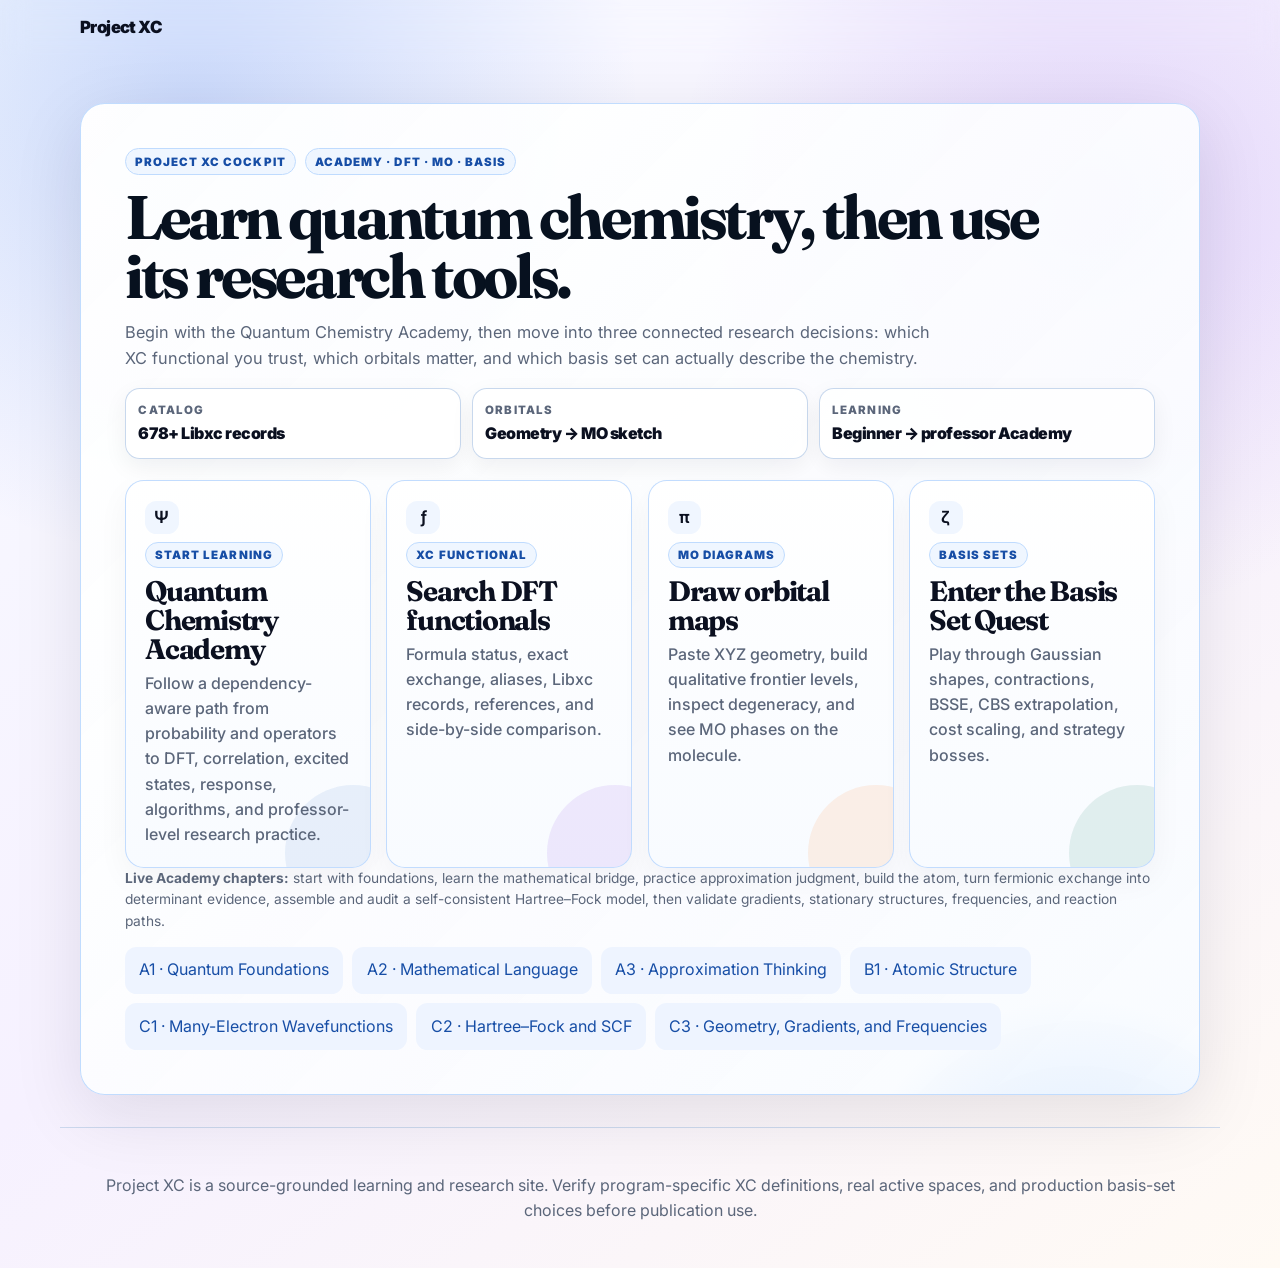
<file: site/index.html>
<!doctype html>
<html lang="en">
<head>
  <meta charset="utf-8">
  <meta name="viewport" content="width=device-width, initial-scale=1">
  <title>Project XC</title>
  <meta name="description" content="Choose a Project XC learning/workflow page.">
  <link rel="stylesheet" href="assets/styles.css">
</head>
<body class="landing-body">
<a class="skip-link" href="#choices">Skip to choices</a>
<header class="site-header landing-header">
  <nav class="nav" aria-label="Main navigation">
    <span class="brand">Project XC</span>
  </nav>
</header>
<main id="choices" class="choice-main">
  <section class="choice-hero" aria-label="Choose a Project XC workspace">
    <div class="choice-topline"><span class="pill">Project XC cockpit</span><span class="pill">Academy · DFT · MO · Basis</span></div>
    <h1>Learn quantum chemistry, then use its research tools.</h1>
    <p class="lead">Begin with the Quantum Chemistry Academy, then move into three connected research decisions: which XC functional you trust, which orbitals matter, and which basis set can actually describe the chemistry.</p>
    <div class="hero-points" aria-label="Project XC overview">
      <div class="hero-point"><span>Catalog</span><strong>678+ Libxc records</strong></div>
      <div class="hero-point"><span>Orbitals</span><strong>Geometry → MO sketch</strong></div>
      <div class="hero-point"><span>Learning</span><strong>Beginner → professor Academy</strong></div>
    </div>
    <div class="choice-grid">
      <a class="choice-card academy-choice" href="quantum-chemistry.html">
        <span class="choice-icon">Ψ</span>
        <span class="choice-label">Start learning</span>
        <strong>Quantum Chemistry Academy</strong>
        <span>Follow a dependency-aware path from probability and operators to DFT, correlation, excited states, response, algorithms, and professor-level research practice.</span>
      </a>
      <a class="choice-card" href="xc-functionals.html">
        <span class="choice-icon">ƒ</span>
        <span class="choice-label">XC Functional</span>
        <strong>Search DFT functionals</strong>
        <span>Formula status, exact exchange, aliases, Libxc records, references, and side-by-side comparison.</span>
      </a>
      <a class="choice-card" href="mo-builder.html">
        <span class="choice-icon">π</span>
        <span class="choice-label">MO Diagrams</span>
        <strong>Draw orbital maps</strong>
        <span>Paste XYZ geometry, build qualitative frontier levels, inspect degeneracy, and see MO phases on the molecule.</span>
      </a>
      <a class="choice-card" href="basis-sets.html">
        <span class="choice-icon">ζ</span>
        <span class="choice-label">Basis Sets</span>
        <strong>Enter the Basis Set Quest</strong>
        <span>Play through Gaussian shapes, contractions, BSSE, CBS extrapolation, cost scaling, and strategy bosses.</span>
      </a>
    </div>
    <p class="help-text"><strong>Live Academy chapters:</strong> start with foundations, learn the mathematical bridge, practice approximation judgment, build the atom, turn fermionic exchange into determinant evidence, assemble and audit a self-consistent Hartree–Fock model, then validate gradients, stationary structures, frequencies, and reaction paths.</p>
    <nav class="quest-actions" aria-label="Live Quantum Chemistry Academy chapters">
      <a class="button secondary" href="qc-foundations.html">A1 · Quantum Foundations</a>
      <a class="button secondary" href="qc-math-language.html">A2 · Mathematical Language</a>
      <a class="button secondary" href="qc-approximations.html">A3 · Approximation Thinking</a>
      <a class="button secondary" href="qc-atoms.html">B1 · Atomic Structure</a>
      <a class="button secondary" href="qc-many-electron.html">C1 · Many-Electron Wavefunctions</a>
      <a class="button secondary" href="qc-hartree-fock.html">C2 · Hartree–Fock and SCF</a>
      <a class="button secondary" href="qc-geometry.html">C3 · Geometry, Gradients, and Frequencies</a>
    </nav>
  </section>
</main>
<footer class="footer landing-footer">
  <p>Project XC is a source-grounded learning and research site. Verify program-specific XC definitions, real active spaces, and production basis-set choices before publication use.</p>
</footer>
</body>
</html>
</file>
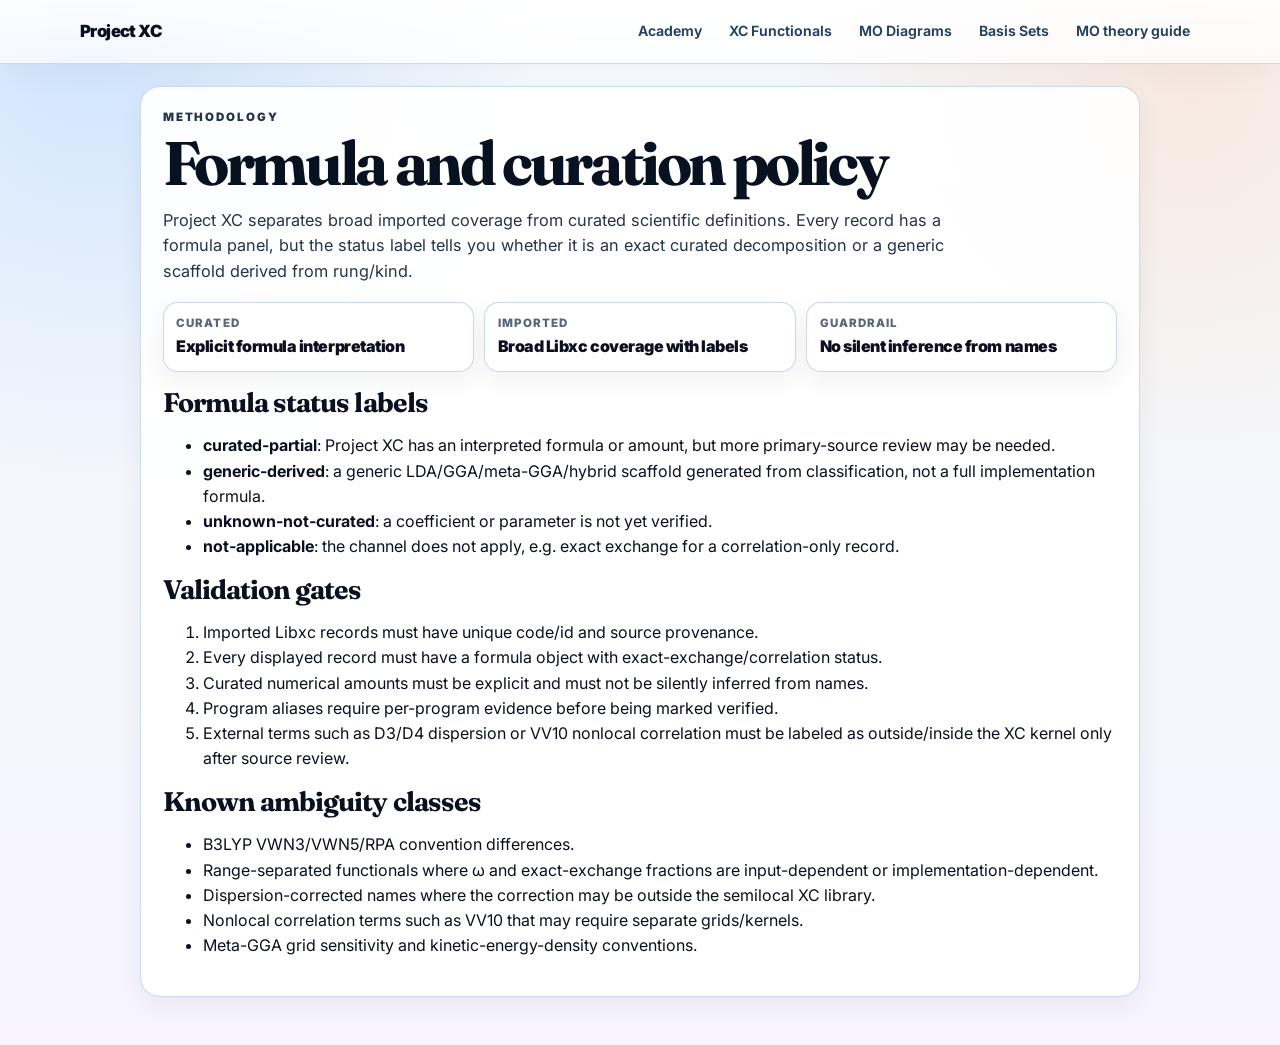
<file: site/methodology.html>
<!doctype html>
<html lang="en">
<head>
  <meta charset="utf-8">
  <meta name="viewport" content="width=device-width, initial-scale=1">
  <title>Project XC — Methodology</title>
  <link rel="stylesheet" href="assets/styles.css">
</head>
<body>
<a class="skip-link" href="#main">Skip to content</a>
<header class="site-header compact">
  <nav class="nav" aria-label="Main navigation">
    <a class="brand" href="index.html">Project XC</a>
    <a href="quantum-chemistry.html">Academy</a>
    <a href="xc-functionals.html">XC Functionals</a>
    <a href="mo-builder.html">MO Diagrams</a>
    <a href="basis-sets.html">Basis Sets</a>
    <a href="mo-diagrams.html">MO theory guide</a>
  </nav>
</header>
<main id="main" class="prose">
  <p class="kicker">Methodology</p>
  <h1>Formula and curation policy</h1>
  <p class="lead">Project XC separates broad imported coverage from curated scientific definitions. Every record has a formula panel, but the status label tells you whether it is an exact curated decomposition or a generic scaffold derived from rung/kind.</p>
  <div class="module-snapshot" aria-label="Methodology quick summary">
    <div class="snapshot-card"><span>Curated</span><strong>Explicit formula interpretation</strong></div>
    <div class="snapshot-card"><span>Imported</span><strong>Broad Libxc coverage with labels</strong></div>
    <div class="snapshot-card"><span>Guardrail</span><strong>No silent inference from names</strong></div>
  </div>
  <h2>Formula status labels</h2>
  <ul>
    <li><strong>curated-partial</strong>: Project XC has an interpreted formula or amount, but more primary-source review may be needed.</li>
    <li><strong>generic-derived</strong>: a generic LDA/GGA/meta-GGA/hybrid scaffold generated from classification, not a full implementation formula.</li>
    <li><strong>unknown-not-curated</strong>: a coefficient or parameter is not yet verified.</li>
    <li><strong>not-applicable</strong>: the channel does not apply, e.g. exact exchange for a correlation-only record.</li>
  </ul>
  <h2>Validation gates</h2>
  <ol>
    <li>Imported Libxc records must have unique code/id and source provenance.</li>
    <li>Every displayed record must have a formula object with exact-exchange/correlation status.</li>
    <li>Curated numerical amounts must be explicit and must not be silently inferred from names.</li>
    <li>Program aliases require per-program evidence before being marked verified.</li>
    <li>External terms such as D3/D4 dispersion or VV10 nonlocal correlation must be labeled as outside/inside the XC kernel only after source review.</li>
  </ol>
  <h2>Known ambiguity classes</h2>
  <ul>
    <li>B3LYP VWN3/VWN5/RPA convention differences.</li>
    <li>Range-separated functionals where ω and exact-exchange fractions are input-dependent or implementation-dependent.</li>
    <li>Dispersion-corrected names where the correction may be outside the semilocal XC library.</li>
    <li>Nonlocal correlation terms such as VV10 that may require separate grids/kernels.</li>
    <li>Meta-GGA grid sensitivity and kinetic-energy-density conventions.</li>
  </ul>
</main>
</body>
</html>
</file>
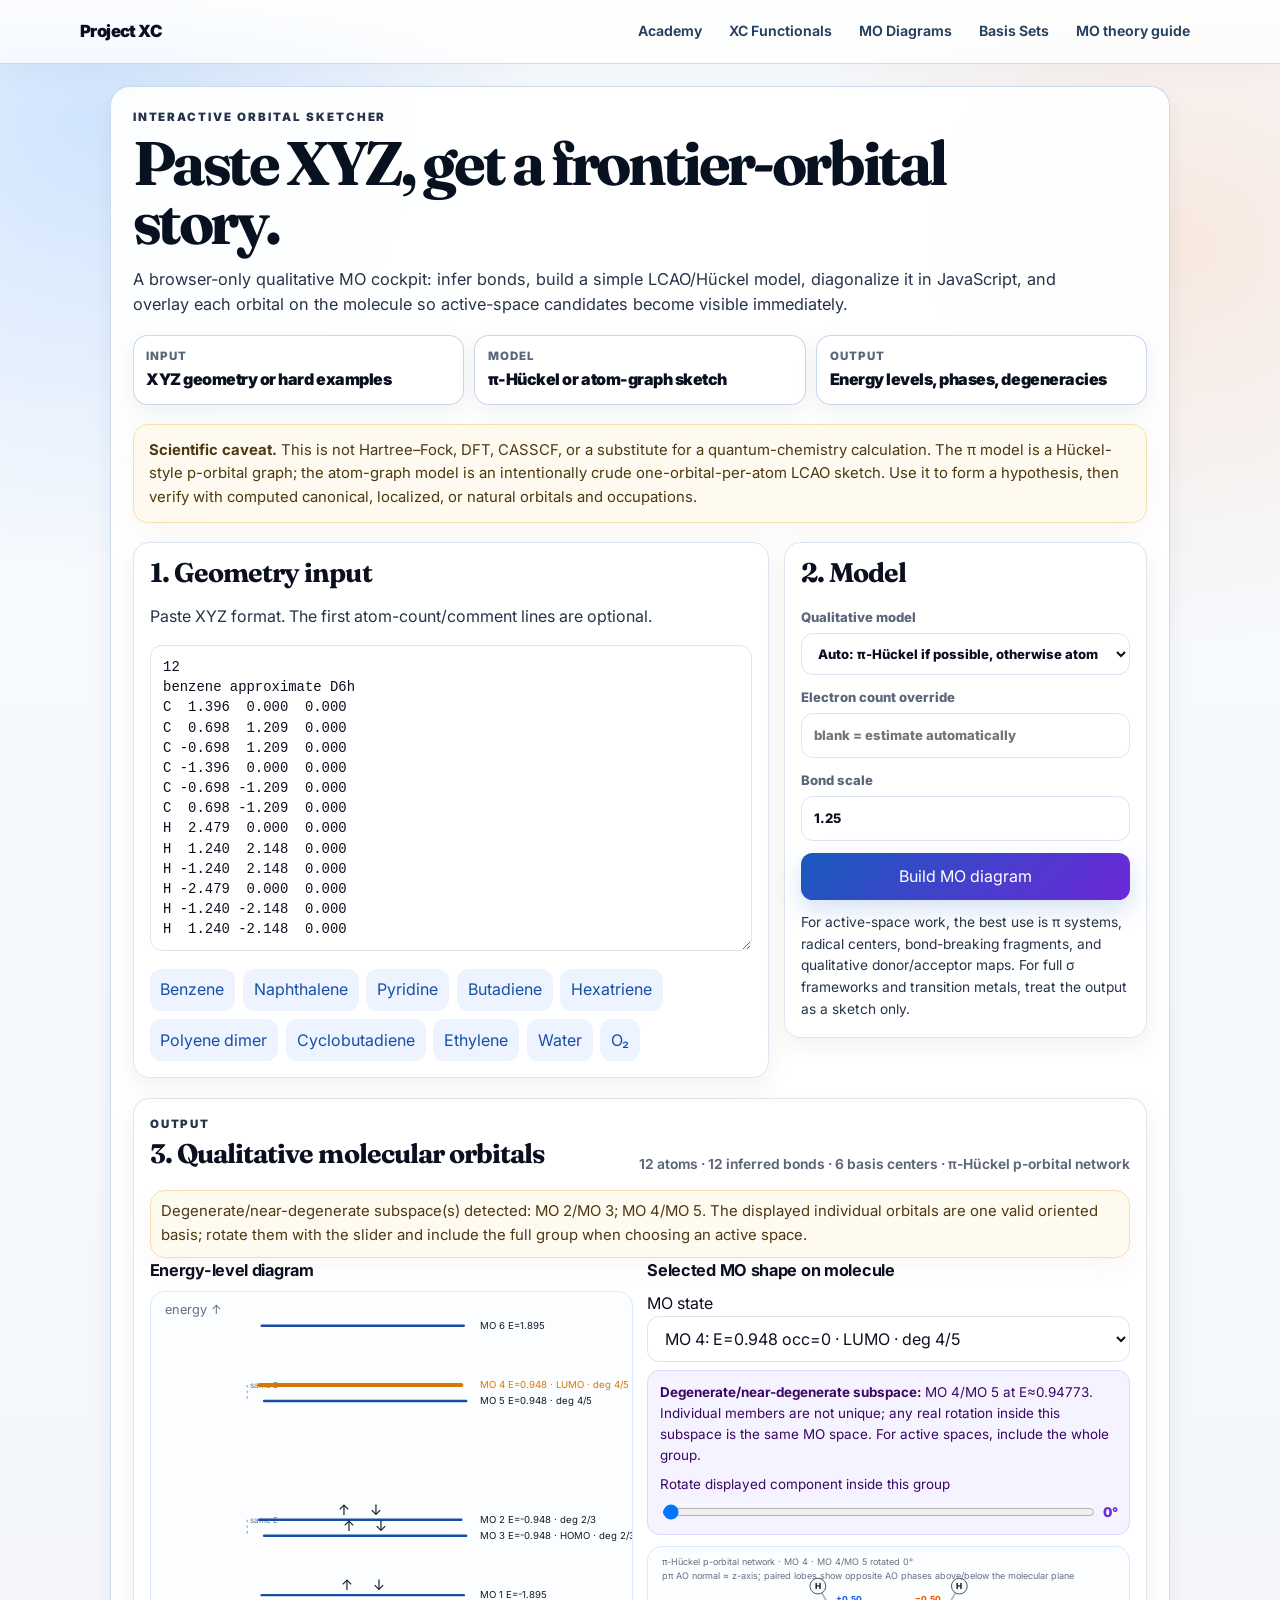
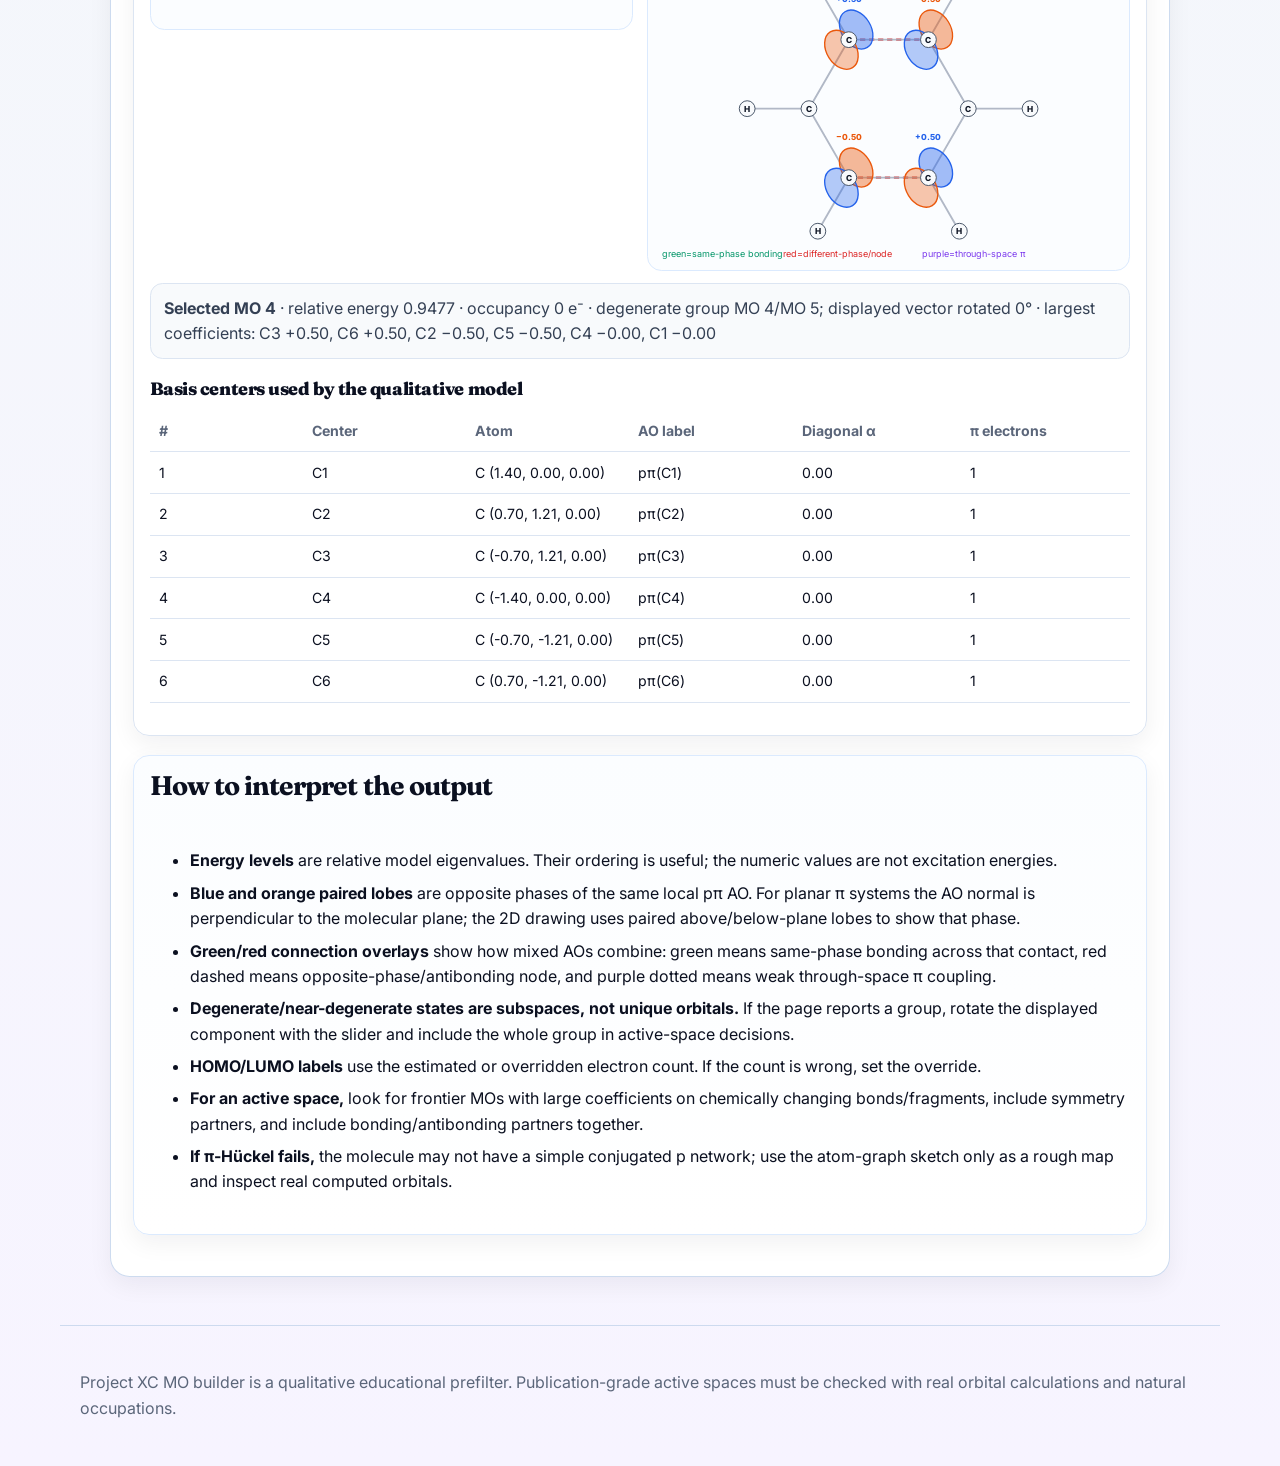
<file: site/mo-builder.html>
<!doctype html>
<html lang="en">
<head>
  <meta charset="utf-8">
  <meta name="viewport" content="width=device-width, initial-scale=1">
  <title>Project XC — Geometry to qualitative MO diagram</title>
  <meta name="description" content="Paste XYZ geometry and draw a qualitative Hückel/LCAO molecular-orbital diagram with orbital-shape overlays for active-space preselection.">
  <link rel="stylesheet" href="assets/styles.css">
</head>
<body>
<a class="skip-link" href="#main">Skip to content</a>
<header class="site-header compact">
  <nav class="nav" aria-label="Main navigation">
    <a class="brand" href="index.html">Project XC</a>
    <a href="quantum-chemistry.html">Academy</a>
    <a href="xc-functionals.html">XC Functionals</a>
    <a href="mo-builder.html">MO Diagrams</a>
    <a href="basis-sets.html">Basis Sets</a>
    <a href="mo-diagrams.html">MO theory guide</a>
  </nav>
</header>
<main id="main" class="prose guide-page mo-builder-page">
  <p class="kicker">Interactive orbital sketcher</p>
  <h1>Paste XYZ, get a frontier-orbital story.</h1>
  <p class="lead">A browser-only qualitative MO cockpit: infer bonds, build a simple LCAO/Hückel model, diagonalize it in JavaScript, and overlay each orbital on the molecule so active-space candidates become visible immediately.</p>
  <div class="module-snapshot" aria-label="MO builder quick summary">
    <div class="snapshot-card"><span>Input</span><strong>XYZ geometry or hard examples</strong></div>
    <div class="snapshot-card"><span>Model</span><strong>π-Hückel or atom-graph sketch</strong></div>
    <div class="snapshot-card"><span>Output</span><strong>Energy levels, phases, degeneracies</strong></div>
  </div>

  <section class="notice">
    <strong>Scientific caveat.</strong> This is not Hartree–Fock, DFT, CASSCF, or a substitute for a quantum-chemistry calculation. The π model is a Hückel-style p-orbital graph; the atom-graph model is an intentionally crude one-orbital-per-atom LCAO sketch. Use it to form a hypothesis, then verify with computed canonical, localized, or natural orbitals and occupations.
  </section>

  <section class="builder-layout" aria-label="MO builder input and controls">
    <div class="builder-input card-panel">
      <h2>1. Geometry input</h2>
      <p>Paste XYZ format. The first atom-count/comment lines are optional.</p>
      <textarea id="xyzInput" spellcheck="false" rows="14" aria-label="XYZ geometry input"></textarea>
      <div class="button-row example-row">
        <button type="button" data-example="benzene">Benzene</button>
        <button type="button" data-example="naphthalene">Naphthalene</button>
        <button type="button" data-example="pyridine">Pyridine</button>
        <button type="button" data-example="butadiene">Butadiene</button>
        <button type="button" data-example="hexatriene">Hexatriene</button>
        <button type="button" data-example="polyeneDimer">Polyene dimer</button>
        <button type="button" data-example="cyclobutadiene">Cyclobutadiene</button>
        <button type="button" data-example="ethylene">Ethylene</button>
        <button type="button" data-example="water">Water</button>
        <button type="button" data-example="oxygen">O₂</button>
      </div>
    </div>
    <div class="builder-controls card-panel">
      <h2>2. Model</h2>
      <label>Qualitative model
        <select id="modelSelect">
          <option value="auto">Auto: π-Hückel if possible, otherwise atom graph</option>
          <option value="pi">π-Hückel p-orbital network</option>
          <option value="graph">Atom-graph LCAO sketch</option>
        </select>
      </label>
      <label>Electron count override
        <input id="electronOverride" type="number" min="0" step="1" placeholder="blank = estimate automatically">
      </label>
      <label>Bond scale
        <input id="bondScale" type="number" min="0.8" max="1.6" step="0.05" value="1.25">
      </label>
      <button id="buildMo" type="button">Build MO diagram</button>
      <p class="help-text">For active-space work, the best use is π systems, radical centers, bond-breaking fragments, and qualitative donor/acceptor maps. For full σ frameworks and transition metals, treat the output as a sketch only.</p>
    </div>
  </section>

  <section class="card-panel output-panel">
    <div class="section-title">
      <div>
        <p class="kicker">Output</p>
        <h2>3. Qualitative molecular orbitals</h2>
      </div>
      <div id="builderStatus" class="results-meta" aria-live="polite">Load an example or paste XYZ, then build.</div>
    </div>
    <div id="builderWarnings" class="warning-list"></div>
    <div class="mo-output-grid">
      <div>
        <h3>Energy-level diagram</h3>
        <div id="energyDiagram" class="mo-canvas" aria-label="MO energy-level diagram"></div>
      </div>
      <div>
        <h3>Selected MO shape on molecule</h3>
        <label>MO state
          <select id="moSelect"></select>
        </label>
        <div id="degenerateControls" class="degenerate-controls"></div>
        <div id="moleculeView" class="mo-canvas" aria-label="Molecular orbital shape overlay"></div>
      </div>
    </div>
    <div id="orbitalInfo" class="orbital-info"></div>
    <table class="meta-table wide-table" id="basisTable">
      <caption>Basis centers used by the qualitative model</caption>
      <thead><tr><th>#</th><th>Center</th><th>Atom</th><th>AO label</th><th>Diagonal α</th><th>π electrons</th></tr></thead>
      <tbody></tbody>
    </table>
  </section>

  <section class="definition">
    <h2>How to interpret the output</h2>
    <ul class="dense-list">
      <li><strong>Energy levels</strong> are relative model eigenvalues. Their ordering is useful; the numeric values are not excitation energies.</li>
      <li><strong>Blue and orange paired lobes</strong> are opposite phases of the same local pπ AO. For planar π systems the AO normal is perpendicular to the molecular plane; the 2D drawing uses paired above/below-plane lobes to show that phase.</li>
      <li><strong>Green/red connection overlays</strong> show how mixed AOs combine: green means same-phase bonding across that contact, red dashed means opposite-phase/antibonding node, and purple dotted means weak through-space π coupling.</li>
      <li><strong>Degenerate/near-degenerate states are subspaces, not unique orbitals.</strong> If the page reports a group, rotate the displayed component with the slider and include the whole group in active-space decisions.</li>
      <li><strong>HOMO/LUMO labels</strong> use the estimated or overridden electron count. If the count is wrong, set the override.</li>
      <li><strong>For an active space,</strong> look for frontier MOs with large coefficients on chemically changing bonds/fragments, include symmetry partners, and include bonding/antibonding partners together.</li>
      <li><strong>If π-Hückel fails,</strong> the molecule may not have a simple conjugated p network; use the atom-graph sketch only as a rough map and inspect real computed orbitals.</li>
    </ul>
  </section>
</main>
<footer class="footer">
  <p>Project XC MO builder is a qualitative educational prefilter. Publication-grade active spaces must be checked with real orbital calculations and natural occupations.</p>
</footer>
<script src="assets/mo-builder.js"></script>
</body>
</html>
</file>
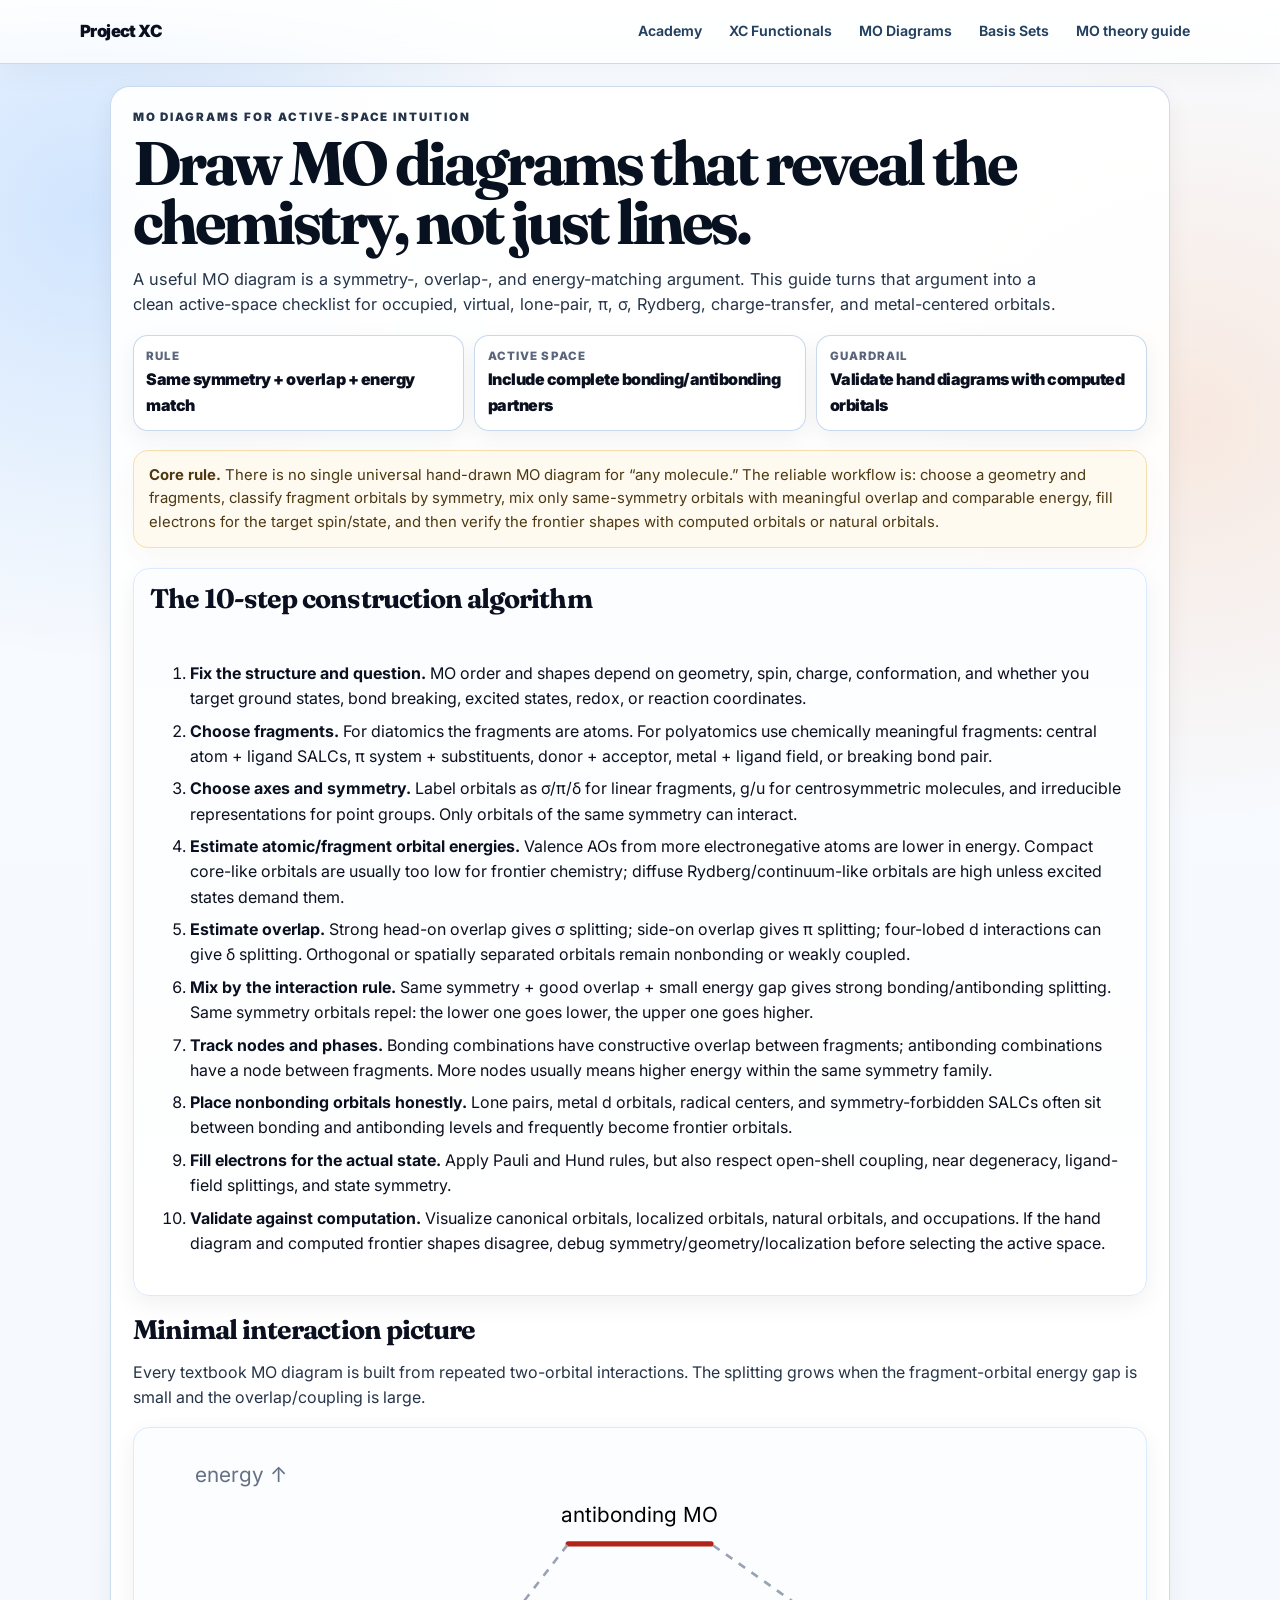
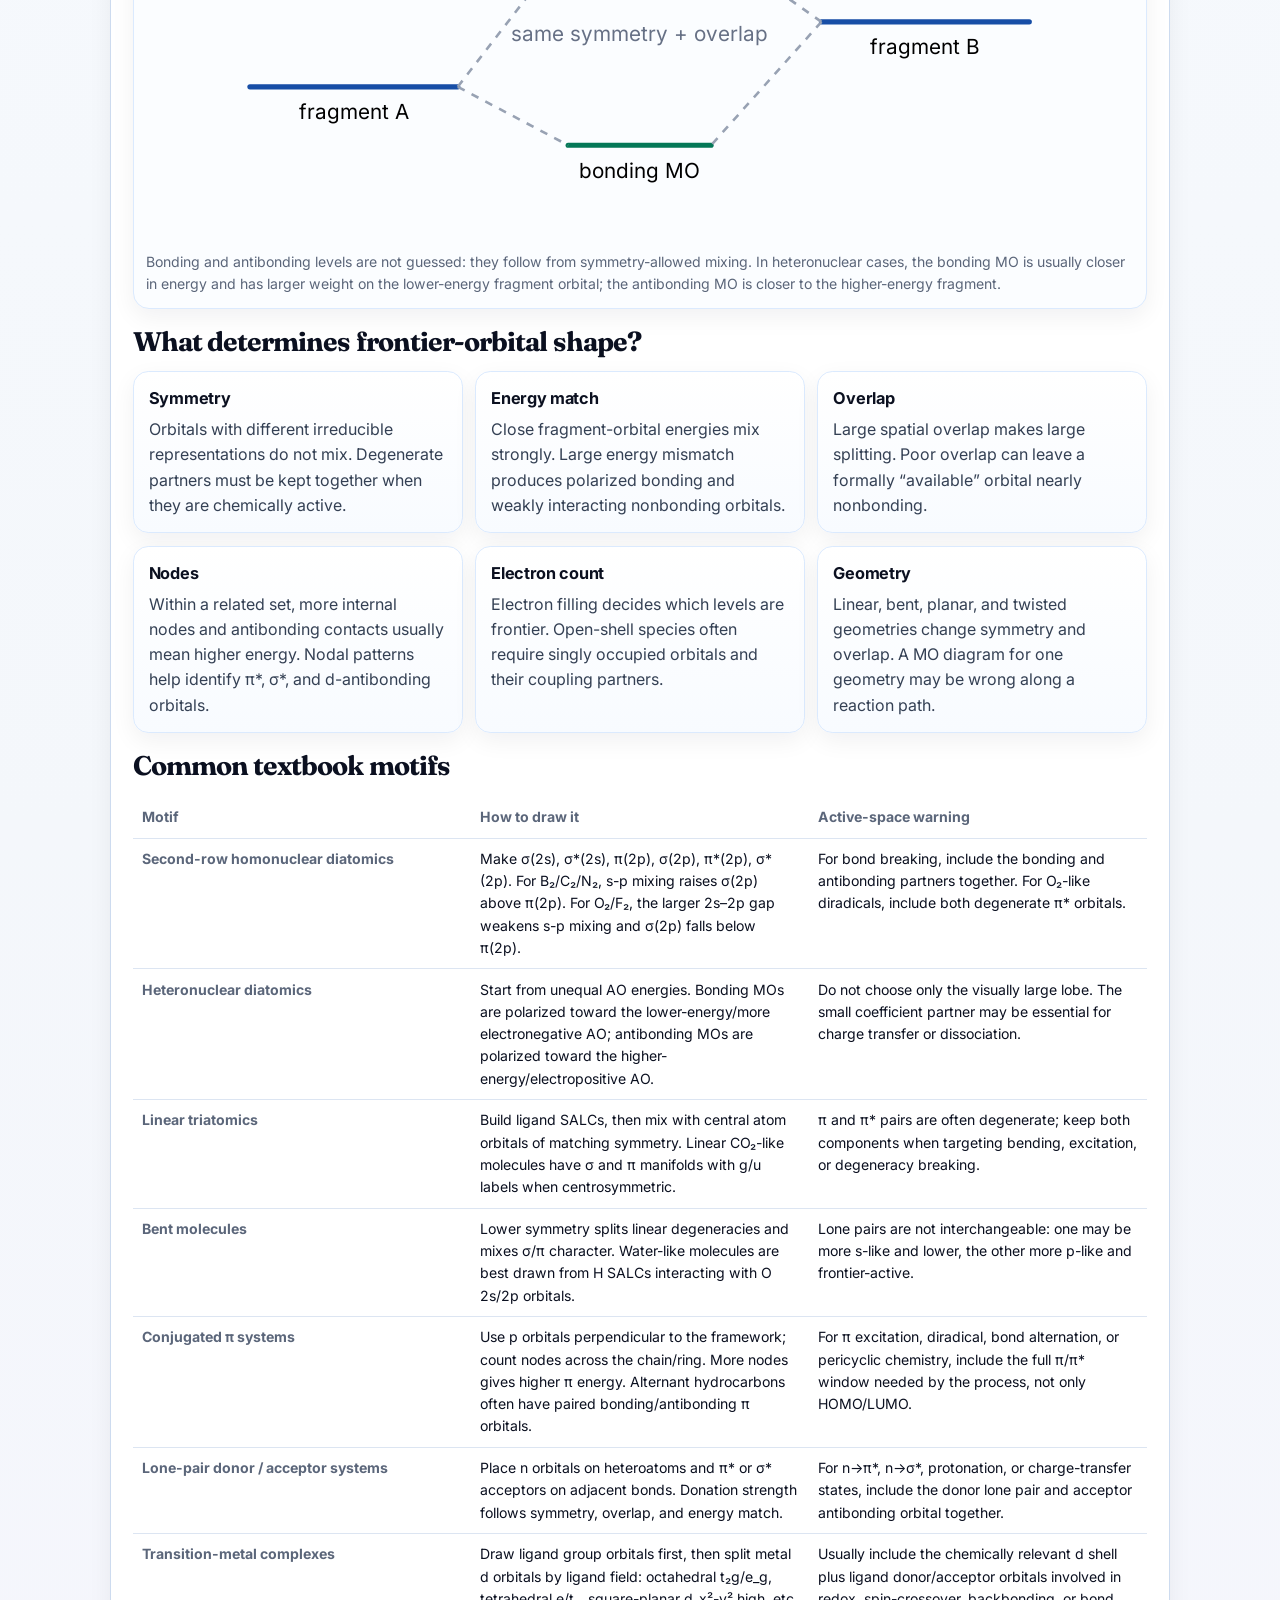
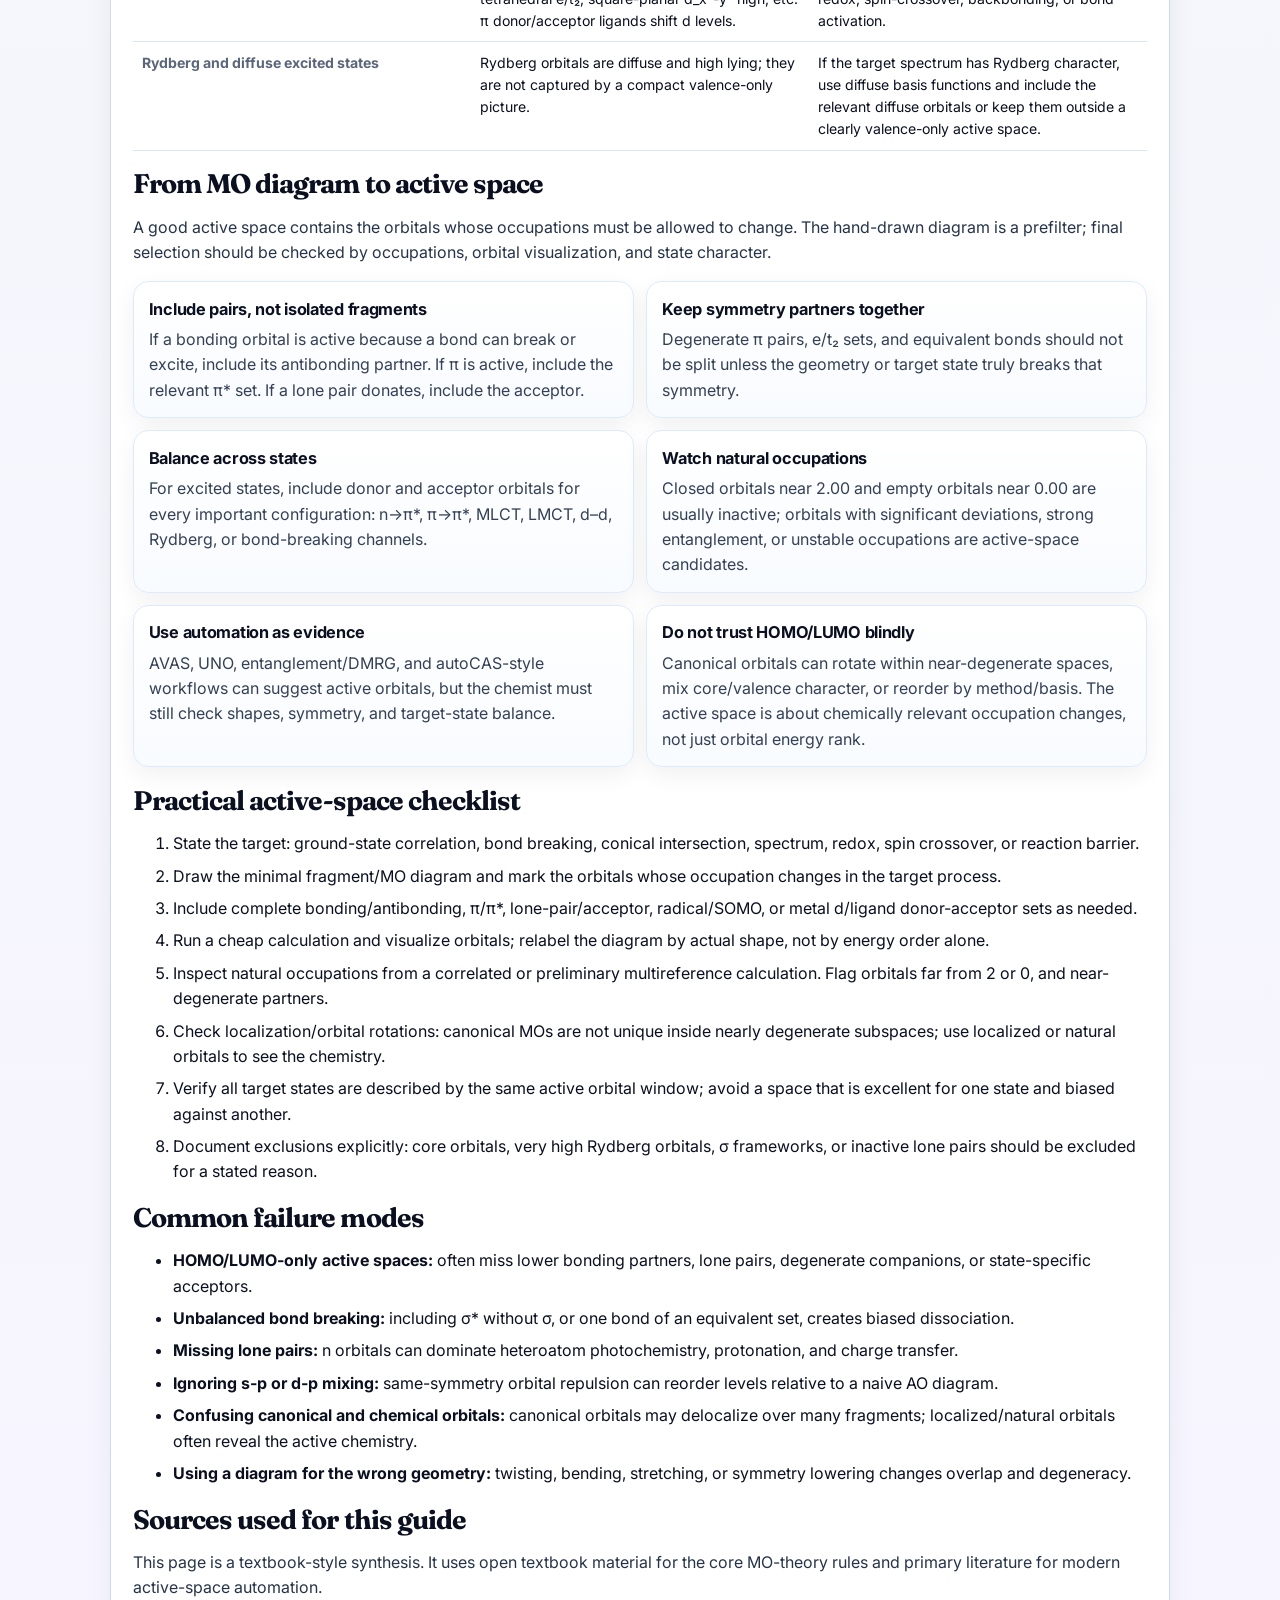
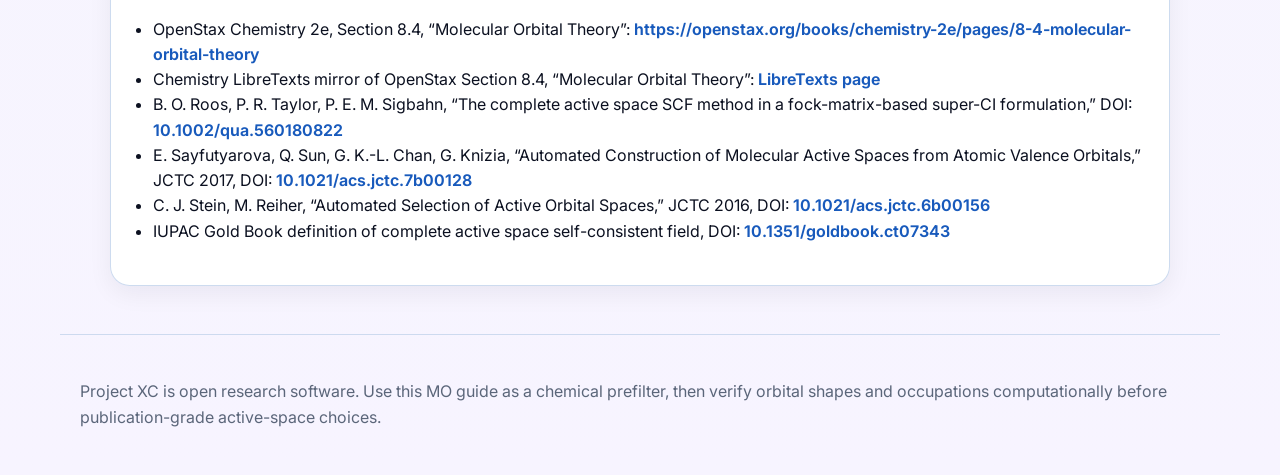
<file: site/mo-diagrams.html>
<!doctype html>
<html lang="en">
<head>
  <meta charset="utf-8">
  <meta name="viewport" content="width=device-width, initial-scale=1">
  <title>Project XC — MO diagrams and active spaces</title>
  <meta name="description" content="Textbook-style guide to drawing molecular orbital diagrams and using frontier orbital shapes for active-space selection.">
  <link rel="stylesheet" href="assets/styles.css">
</head>
<body>
<a class="skip-link" href="#main">Skip to content</a>
<header class="site-header compact">
  <nav class="nav" aria-label="Main navigation">
    <a class="brand" href="index.html">Project XC</a>
    <a href="quantum-chemistry.html">Academy</a>
    <a href="xc-functionals.html">XC Functionals</a>
    <a href="mo-builder.html">MO Diagrams</a>
    <a href="basis-sets.html">Basis Sets</a>
    <a href="mo-diagrams.html">MO theory guide</a>
  </nav>
</header>
<main id="main" class="prose guide-page">
  <p class="kicker">MO diagrams for active-space intuition</p>
  <h1>Draw MO diagrams that reveal the chemistry, not just lines.</h1>
  <p class="lead">A useful MO diagram is a symmetry-, overlap-, and energy-matching argument. This guide turns that argument into a clean active-space checklist for occupied, virtual, lone-pair, π, σ, Rydberg, charge-transfer, and metal-centered orbitals.</p>
  <div class="module-snapshot" aria-label="MO guide quick summary">
    <div class="snapshot-card"><span>Rule</span><strong>Same symmetry + overlap + energy match</strong></div>
    <div class="snapshot-card"><span>Active space</span><strong>Include complete bonding/antibonding partners</strong></div>
    <div class="snapshot-card"><span>Guardrail</span><strong>Validate hand diagrams with computed orbitals</strong></div>
  </div>

  <section class="notice">
    <strong>Core rule.</strong> There is no single universal hand-drawn MO diagram for “any molecule.” The reliable workflow is: choose a geometry and fragments, classify fragment orbitals by symmetry, mix only same-symmetry orbitals with meaningful overlap and comparable energy, fill electrons for the target spin/state, and then verify the frontier shapes with computed orbitals or natural orbitals.
  </section>

  <section class="definition">
    <h2>The 10-step construction algorithm</h2>
    <ol class="dense-list">
      <li><strong>Fix the structure and question.</strong> MO order and shapes depend on geometry, spin, charge, conformation, and whether you target ground states, bond breaking, excited states, redox, or reaction coordinates.</li>
      <li><strong>Choose fragments.</strong> For diatomics the fragments are atoms. For polyatomics use chemically meaningful fragments: central atom + ligand SALCs, π system + substituents, donor + acceptor, metal + ligand field, or breaking bond pair.</li>
      <li><strong>Choose axes and symmetry.</strong> Label orbitals as σ/π/δ for linear fragments, g/u for centrosymmetric molecules, and irreducible representations for point groups. Only orbitals of the same symmetry can interact.</li>
      <li><strong>Estimate atomic/fragment orbital energies.</strong> Valence AOs from more electronegative atoms are lower in energy. Compact core-like orbitals are usually too low for frontier chemistry; diffuse Rydberg/continuum-like orbitals are high unless excited states demand them.</li>
      <li><strong>Estimate overlap.</strong> Strong head-on overlap gives σ splitting; side-on overlap gives π splitting; four-lobed d interactions can give δ splitting. Orthogonal or spatially separated orbitals remain nonbonding or weakly coupled.</li>
      <li><strong>Mix by the interaction rule.</strong> Same symmetry + good overlap + small energy gap gives strong bonding/antibonding splitting. Same symmetry orbitals repel: the lower one goes lower, the upper one goes higher.</li>
      <li><strong>Track nodes and phases.</strong> Bonding combinations have constructive overlap between fragments; antibonding combinations have a node between fragments. More nodes usually means higher energy within the same symmetry family.</li>
      <li><strong>Place nonbonding orbitals honestly.</strong> Lone pairs, metal d orbitals, radical centers, and symmetry-forbidden SALCs often sit between bonding and antibonding levels and frequently become frontier orbitals.</li>
      <li><strong>Fill electrons for the actual state.</strong> Apply Pauli and Hund rules, but also respect open-shell coupling, near degeneracy, ligand-field splittings, and state symmetry.</li>
      <li><strong>Validate against computation.</strong> Visualize canonical orbitals, localized orbitals, natural orbitals, and occupations. If the hand diagram and computed frontier shapes disagree, debug symmetry/geometry/localization before selecting the active space.</li>
    </ol>
  </section>

  <section>
    <h2>Minimal interaction picture</h2>
    <p>Every textbook MO diagram is built from repeated two-orbital interactions. The splitting grows when the fragment-orbital energy gap is small and the overlap/coupling is large.</p>
    <figure class="mo-figure" aria-label="Two fragment orbitals combine to bonding and antibonding MOs">
      <svg viewBox="0 0 760 310" role="img" aria-labelledby="twoOrbTitle twoOrbDesc">
        <title id="twoOrbTitle">Two-level MO interaction</title>
        <desc id="twoOrbDesc">Two fragment orbitals of the same symmetry form one lower bonding and one higher antibonding molecular orbital.</desc>
        <line x1="80" y1="190" x2="240" y2="190" class="mo-line"></line>
        <line x1="520" y1="140" x2="680" y2="140" class="mo-line"></line>
        <line x1="325" y1="235" x2="435" y2="235" class="mo-line strong"></line>
        <line x1="325" y1="80" x2="435" y2="80" class="mo-line anti"></line>
        <line x1="240" y1="190" x2="325" y2="235" class="mo-mix"></line>
        <line x1="520" y1="140" x2="435" y2="235" class="mo-mix"></line>
        <line x1="240" y1="190" x2="325" y2="80" class="mo-mix"></line>
        <line x1="520" y1="140" x2="435" y2="80" class="mo-mix"></line>
        <text x="160" y="215" text-anchor="middle">fragment A</text>
        <text x="600" y="165" text-anchor="middle">fragment B</text>
        <text x="380" y="260" text-anchor="middle">bonding MO</text>
        <text x="380" y="63" text-anchor="middle">antibonding MO</text>
        <text x="380" y="155" text-anchor="middle" class="mo-note">same symmetry + overlap</text>
        <text x="38" y="32" class="axis-label">energy ↑</text>
      </svg>
      <figcaption>Bonding and antibonding levels are not guessed: they follow from symmetry-allowed mixing. In heteronuclear cases, the bonding MO is usually closer in energy and has larger weight on the lower-energy fragment orbital; the antibonding MO is closer to the higher-energy fragment.</figcaption>
    </figure>
  </section>

  <section>
    <h2>What determines frontier-orbital shape?</h2>
    <div class="guide-grid">
      <article class="guide-card"><h3>Symmetry</h3><p>Orbitals with different irreducible representations do not mix. Degenerate partners must be kept together when they are chemically active.</p></article>
      <article class="guide-card"><h3>Energy match</h3><p>Close fragment-orbital energies mix strongly. Large energy mismatch produces polarized bonding and weakly interacting nonbonding orbitals.</p></article>
      <article class="guide-card"><h3>Overlap</h3><p>Large spatial overlap makes large splitting. Poor overlap can leave a formally “available” orbital nearly nonbonding.</p></article>
      <article class="guide-card"><h3>Nodes</h3><p>Within a related set, more internal nodes and antibonding contacts usually mean higher energy. Nodal patterns help identify π*, σ*, and d-antibonding orbitals.</p></article>
      <article class="guide-card"><h3>Electron count</h3><p>Electron filling decides which levels are frontier. Open-shell species often require singly occupied orbitals and their coupling partners.</p></article>
      <article class="guide-card"><h3>Geometry</h3><p>Linear, bent, planar, and twisted geometries change symmetry and overlap. A MO diagram for one geometry may be wrong along a reaction path.</p></article>
    </div>
  </section>

  <section>
    <h2>Common textbook motifs</h2>
    <table class="meta-table wide-table">
      <thead><tr><th>Motif</th><th>How to draw it</th><th>Active-space warning</th></tr></thead>
      <tbody>
        <tr><th>Second-row homonuclear diatomics</th><td>Make σ(2s), σ*(2s), π(2p), σ(2p), π*(2p), σ*(2p). For B₂/C₂/N₂, s-p mixing raises σ(2p) above π(2p). For O₂/F₂, the larger 2s–2p gap weakens s-p mixing and σ(2p) falls below π(2p).</td><td>For bond breaking, include the bonding and antibonding partners together. For O₂-like diradicals, include both degenerate π* orbitals.</td></tr>
        <tr><th>Heteronuclear diatomics</th><td>Start from unequal AO energies. Bonding MOs are polarized toward the lower-energy/more electronegative AO; antibonding MOs are polarized toward the higher-energy/electropositive AO.</td><td>Do not choose only the visually large lobe. The small coefficient partner may be essential for charge transfer or dissociation.</td></tr>
        <tr><th>Linear triatomics</th><td>Build ligand SALCs, then mix with central atom orbitals of matching symmetry. Linear CO₂-like molecules have σ and π manifolds with g/u labels when centrosymmetric.</td><td>π and π* pairs are often degenerate; keep both components when targeting bending, excitation, or degeneracy breaking.</td></tr>
        <tr><th>Bent molecules</th><td>Lower symmetry splits linear degeneracies and mixes σ/π character. Water-like molecules are best drawn from H SALCs interacting with O 2s/2p orbitals.</td><td>Lone pairs are not interchangeable: one may be more s-like and lower, the other more p-like and frontier-active.</td></tr>
        <tr><th>Conjugated π systems</th><td>Use p orbitals perpendicular to the framework; count nodes across the chain/ring. More nodes gives higher π energy. Alternant hydrocarbons often have paired bonding/antibonding π orbitals.</td><td>For π excitation, diradical, bond alternation, or pericyclic chemistry, include the full π/π* window needed by the process, not only HOMO/LUMO.</td></tr>
        <tr><th>Lone-pair donor / acceptor systems</th><td>Place n orbitals on heteroatoms and π* or σ* acceptors on adjacent bonds. Donation strength follows symmetry, overlap, and energy match.</td><td>For n→π*, n→σ*, protonation, or charge-transfer states, include the donor lone pair and acceptor antibonding orbital together.</td></tr>
        <tr><th>Transition-metal complexes</th><td>Draw ligand group orbitals first, then split metal d orbitals by ligand field: octahedral t₂g/e_g, tetrahedral e/t₂, square-planar d_x²-y² high, etc. π donor/acceptor ligands shift d levels.</td><td>Usually include the chemically relevant d shell plus ligand donor/acceptor orbitals involved in redox, spin-crossover, backbonding, or bond activation.</td></tr>
        <tr><th>Rydberg and diffuse excited states</th><td>Rydberg orbitals are diffuse and high lying; they are not captured by a compact valence-only picture.</td><td>If the target spectrum has Rydberg character, use diffuse basis functions and include the relevant diffuse orbitals or keep them outside a clearly valence-only active space.</td></tr>
      </tbody>
    </table>
  </section>

  <section>
    <h2>From MO diagram to active space</h2>
    <p>A good active space contains the orbitals whose occupations must be allowed to change. The hand-drawn diagram is a prefilter; final selection should be checked by occupations, orbital visualization, and state character.</p>
    <div class="guide-grid two">
      <article class="guide-card"><h3>Include pairs, not isolated fragments</h3><p>If a bonding orbital is active because a bond can break or excite, include its antibonding partner. If π is active, include the relevant π* set. If a lone pair donates, include the acceptor.</p></article>
      <article class="guide-card"><h3>Keep symmetry partners together</h3><p>Degenerate π pairs, e/t₂ sets, and equivalent bonds should not be split unless the geometry or target state truly breaks that symmetry.</p></article>
      <article class="guide-card"><h3>Balance across states</h3><p>For excited states, include donor and acceptor orbitals for every important configuration: n→π*, π→π*, MLCT, LMCT, d–d, Rydberg, or bond-breaking channels.</p></article>
      <article class="guide-card"><h3>Watch natural occupations</h3><p>Closed orbitals near 2.00 and empty orbitals near 0.00 are usually inactive; orbitals with significant deviations, strong entanglement, or unstable occupations are active-space candidates.</p></article>
      <article class="guide-card"><h3>Use automation as evidence</h3><p>AVAS, UNO, entanglement/DMRG, and autoCAS-style workflows can suggest active orbitals, but the chemist must still check shapes, symmetry, and target-state balance.</p></article>
      <article class="guide-card"><h3>Do not trust HOMO/LUMO blindly</h3><p>Canonical orbitals can rotate within near-degenerate spaces, mix core/valence character, or reorder by method/basis. The active space is about chemically relevant occupation changes, not just orbital energy rank.</p></article>
    </div>
  </section>

  <section>
    <h2>Practical active-space checklist</h2>
    <ol class="dense-list">
      <li>State the target: ground-state correlation, bond breaking, conical intersection, spectrum, redox, spin crossover, or reaction barrier.</li>
      <li>Draw the minimal fragment/MO diagram and mark the orbitals whose occupation changes in the target process.</li>
      <li>Include complete bonding/antibonding, π/π*, lone-pair/acceptor, radical/SOMO, or metal d/ligand donor-acceptor sets as needed.</li>
      <li>Run a cheap calculation and visualize orbitals; relabel the diagram by actual shape, not by energy order alone.</li>
      <li>Inspect natural occupations from a correlated or preliminary multireference calculation. Flag orbitals far from 2 or 0, and near-degenerate partners.</li>
      <li>Check localization/orbital rotations: canonical MOs are not unique inside nearly degenerate subspaces; use localized or natural orbitals to see the chemistry.</li>
      <li>Verify all target states are described by the same active orbital window; avoid a space that is excellent for one state and biased against another.</li>
      <li>Document exclusions explicitly: core orbitals, very high Rydberg orbitals, σ frameworks, or inactive lone pairs should be excluded for a stated reason.</li>
    </ol>
  </section>

  <section>
    <h2>Common failure modes</h2>
    <ul class="dense-list">
      <li><strong>HOMO/LUMO-only active spaces:</strong> often miss lower bonding partners, lone pairs, degenerate companions, or state-specific acceptors.</li>
      <li><strong>Unbalanced bond breaking:</strong> including σ* without σ, or one bond of an equivalent set, creates biased dissociation.</li>
      <li><strong>Missing lone pairs:</strong> n orbitals can dominate heteroatom photochemistry, protonation, and charge transfer.</li>
      <li><strong>Ignoring s-p or d-p mixing:</strong> same-symmetry orbital repulsion can reorder levels relative to a naive AO diagram.</li>
      <li><strong>Confusing canonical and chemical orbitals:</strong> canonical orbitals may delocalize over many fragments; localized/natural orbitals often reveal the active chemistry.</li>
      <li><strong>Using a diagram for the wrong geometry:</strong> twisting, bending, stretching, or symmetry lowering changes overlap and degeneracy.</li>
    </ul>
  </section>

  <section>
    <h2>Sources used for this guide</h2>
    <p>This page is a textbook-style synthesis. It uses open textbook material for the core MO-theory rules and primary literature for modern active-space automation.</p>
    <ul class="ref-list">
      <li>OpenStax Chemistry 2e, Section 8.4, “Molecular Orbital Theory”: <a href="https://openstax.org/books/chemistry-2e/pages/8-4-molecular-orbital-theory">https://openstax.org/books/chemistry-2e/pages/8-4-molecular-orbital-theory</a></li>
      <li>Chemistry LibreTexts mirror of OpenStax Section 8.4, “Molecular Orbital Theory”: <a href="https://chem.libretexts.org/Bookshelves/General_Chemistry/Chemistry_2e_(OpenStax)/08%3A_Advanced_Theories_of_Covalent_Bonding/8.04%3A_Molecular_Orbital_Theory">LibreTexts page</a></li>
      <li>B. O. Roos, P. R. Taylor, P. E. M. Sigbahn, “The complete active space SCF method in a fock-matrix-based super-CI formulation,” DOI: <a href="https://doi.org/10.1002/qua.560180822">10.1002/qua.560180822</a></li>
      <li>E. Sayfutyarova, Q. Sun, G. K.-L. Chan, G. Knizia, “Automated Construction of Molecular Active Spaces from Atomic Valence Orbitals,” JCTC 2017, DOI: <a href="https://doi.org/10.1021/acs.jctc.7b00128">10.1021/acs.jctc.7b00128</a></li>
      <li>C. J. Stein, M. Reiher, “Automated Selection of Active Orbital Spaces,” JCTC 2016, DOI: <a href="https://doi.org/10.1021/acs.jctc.6b00156">10.1021/acs.jctc.6b00156</a></li>
      <li>IUPAC Gold Book definition of complete active space self-consistent field, DOI: <a href="https://doi.org/10.1351/goldbook.ct07343">10.1351/goldbook.ct07343</a></li>
    </ul>
  </section>
</main>
<footer class="footer">
  <p>Project XC is open research software. Use this MO guide as a chemical prefilter, then verify orbital shapes and occupations computationally before publication-grade active-space choices.</p>
</footer>
</body>
</html>
</file>
<file: site/assets/styles.css>
@import url('https://fonts.googleapis.com/css2?family=Fraunces:opsz,wght@9..144,600..800&family=Inter:wght@400;500;600;700;800;900&display=swap');

:root {
  --bg: #f4f7fb;
  --surface: rgba(255,255,255,.92);
  --surface-solid: #ffffff;
  --surface-soft: #f8fbff;
  --surface-warm: #fffaf4;
  --text: #0b1020;
  --muted: #5b667a;
  --muted-2: #7a869a;
  --line: #dce5f2;
  --line-strong: #c3d4ec;
  --accent: #185abc;
  --accent-dark: #0f3f8c;
  --accent-soft: #eaf2ff;
  --violet: #6d28d9;
  --orange: #f97316;
  --green: #047857;
  --danger: #b42318;
  --shadow-sm: 0 8px 24px rgba(15,23,42,.06);
  --shadow: 0 20px 70px rgba(15,23,42,.10);
  --shadow-blue: 0 18px 54px rgba(24,90,188,.14);
  --radius-xl: 1.35rem;
  --radius-lg: 1.05rem;
  --radius-md: .78rem;
  --sans: Inter, ui-sans-serif, system-ui, -apple-system, BlinkMacSystemFont, "Segoe UI", sans-serif;
  --display: Fraunces, "Iowan Old Style", "Palatino Linotype", Georgia, serif;
  --mono: ui-monospace, SFMono-Regular, Menlo, Monaco, Consolas, "Liberation Mono", monospace;
}

* { box-sizing: border-box; }
html { scroll-behavior: smooth; }
body {
  margin: 0;
  min-height: 100vh;
  background:
    radial-gradient(circle at 7% 4%, rgba(96,165,250,.26) 0, transparent 28rem),
    radial-gradient(circle at 93% 8%, rgba(249,115,22,.13) 0, transparent 25rem),
    linear-gradient(180deg, #f8fbff 0, var(--bg) 46%, #f7f4ff 100%);
  color: var(--text);
  font-family: var(--sans);
  line-height: 1.58;
  text-rendering: optimizeLegibility;
  -webkit-font-smoothing: antialiased;
}
a { color: var(--accent); text-decoration: none; font-weight: 650; }
a:hover { color: var(--accent-dark); text-decoration: underline; text-underline-offset: .18em; }
.skip-link { position: absolute; left: 1rem; top: -4rem; background: var(--text); color: #fff; padding: .55rem .75rem; border-radius: .55rem; z-index: 10; }
.skip-link:focus { top: 1rem; }
:focus-visible { outline: 3px solid #93c5fd; outline-offset: 3px; }

.site-header {
  background: linear-gradient(180deg, rgba(255,255,255,.9), rgba(255,255,255,.72));
  border-bottom: 1px solid rgba(195,212,236,.86);
  backdrop-filter: blur(14px);
}
.site-header.compact { margin-bottom: 1.35rem; box-shadow: 0 10px 30px rgba(15,23,42,.035); }
.nav { max-width: 1160px; margin: 0 auto; padding: .9rem 1.25rem; display: flex; align-items: center; gap: .45rem; }
.brand { margin-right: auto; font-weight: 900; color: var(--text); letter-spacing: -.035em; font-size: 1.05rem; }
.nav-links { display: flex; flex-wrap: wrap; justify-content: flex-end; gap: .08rem; }
.nav-links a { flex: 0 0 auto; }
.nav a:not(.brand) { color: #24405f; font-size: .88rem; padding: .38rem .62rem; border-radius: 999px; transition: background .16s ease, color .16s ease, transform .16s ease; }
.nav a:not(.brand):hover { background: var(--accent-soft); color: var(--accent-dark); text-decoration: none; transform: translateY(-1px); }

.landing-body { background:
  radial-gradient(circle at 15% 9%, rgba(37,99,235,.22) 0, transparent 28rem),
  radial-gradient(circle at 85% 16%, rgba(109,40,217,.15) 0, transparent 26rem),
  linear-gradient(145deg, #f8fbff, #f6f1ff 52%, #fffaf4);
}
.landing-header { border-bottom: 0; background: transparent; box-shadow: none; }
.intro { position: relative; overflow: hidden; max-width: 1160px; margin: 0 auto; padding: 2.5rem 1.25rem 2rem; }
.intro > * { position: relative; }
.choice-main { max-width: 1160px; min-height: calc(100vh - 178px); display: grid; align-items: center; padding: 3rem 1.25rem 2rem; }
.choice-hero {
  position: relative;
  overflow: hidden;
  background: linear-gradient(135deg, rgba(255,255,255,.96), rgba(248,251,255,.9));
  border: 1px solid rgba(191,219,254,.96);
  border-radius: 1.55rem;
  padding: clamp(1.35rem, 4vw, 2.75rem);
  box-shadow: var(--shadow);
}
.choice-hero::before, .intro::before, .basis-quest-hero::before {
  content: "";
  position: absolute;
  inset: auto -12% -40% auto;
  width: 32rem;
  height: 32rem;
  pointer-events: none;
  background: radial-gradient(circle, rgba(96,165,250,.22), transparent 65%);
}
.choice-hero > * { position: relative; }
.choice-topline { display: flex; gap: .6rem; flex-wrap: wrap; align-items: center; margin-bottom: .8rem; }
.hero-points, .module-snapshot { display: grid; grid-template-columns: repeat(3, minmax(0, 1fr)); gap: .65rem; margin: 1.05rem 0; }
.hero-point, .snapshot-card {
  background: rgba(255,255,255,.76);
  border: 1px solid rgba(195,212,236,.9);
  border-radius: .92rem;
  padding: .72rem .78rem;
  box-shadow: var(--shadow-sm);
}
.hero-point span, .snapshot-card span { display: block; color: var(--muted); font-size: .72rem; font-weight: 850; text-transform: uppercase; letter-spacing: .095em; }
.hero-point strong, .snapshot-card strong { display: block; margin-top: .12rem; font-weight: 900; letter-spacing: -.03em; }
.choice-grid { display: grid; grid-template-columns: repeat(4, minmax(0, 1fr)); gap: .95rem; margin-top: 1.35rem; }
.choice-card {
  position: relative;
  display: grid;
  align-content: start;
  gap: .48rem;
  min-height: 220px;
  padding: 1.2rem;
  border: 1px solid rgba(191,219,254,.95);
  border-radius: 1.18rem;
  background: linear-gradient(180deg, #ffffff, #f8fbff);
  color: var(--text);
  overflow: hidden;
  box-shadow: 0 12px 32px rgba(15,23,42,.045);
  transition: transform .18s ease, border-color .18s ease, box-shadow .18s ease;
}
.choice-card::after { content: ""; position: absolute; right: -3.2rem; bottom: -3.4rem; width: 8.5rem; height: 8.5rem; border-radius: 50%; background: rgba(24,90,188,.08); }
.choice-card:nth-child(2)::after { background: rgba(109,40,217,.09); }
.choice-card:nth-child(3)::after { background: rgba(249,115,22,.10); }
.choice-card:nth-child(4)::after { background: rgba(4,120,87,.10); }
.choice-card:hover { transform: translateY(-4px); text-decoration: none; border-color: #93c5fd; box-shadow: var(--shadow-blue); }
.choice-card strong { position: relative; z-index: 1; font-family: var(--display); font-size: clamp(1.35rem, 2.2vw, 1.85rem); letter-spacing: -.045em; line-height: 1.03; }
.choice-card span:last-child { position: relative; z-index: 1; color: var(--muted); font-weight: 500; }
.choice-label, .pill {
  width: fit-content;
  border: 1px solid #bfdbfe;
  background: #eff6ff;
  color: #174ea6;
  border-radius: 999px;
  padding: .2rem .56rem;
  font-size: .72rem;
  font-weight: 900;
  text-transform: uppercase;
  letter-spacing: .09em;
}
.choice-icon { display: inline-grid; place-items: center; width: 2.1rem; height: 2.1rem; border-radius: .72rem; background: #f0f6ff; font-size: 1.05rem; }
.landing-footer { border-top: 0; text-align: center; }

.kicker { margin: 0 0 .48rem; text-transform: uppercase; letter-spacing: .17em; color: #315796; font-size: .72rem; font-weight: 900; }
h1 { margin: 0; max-width: 940px; font-family: var(--display); font-size: clamp(2.25rem, 4.8vw, 4.85rem); line-height: .96; letter-spacing: -.055em; color: #07111f; }
h2 { margin: 0 0 .72rem; font-family: var(--display); font-size: clamp(1.28rem, 2.1vw, 1.78rem); line-height: 1.06; letter-spacing: -.035em; color: #0b1020; }
h3 { margin: 0; font-size: 1.02rem; letter-spacing: -.018em; }
.lead { max-width: 820px; margin: .9rem 0 1rem; color: var(--muted); font-size: clamp(1.02rem, 1.25vw, 1.16rem); }
.prose p, .detail p { color: #263449; }
.hero-search { max-width: 840px; margin-top: 1rem; }
.hero-search label, .filters label { display: grid; gap: .32rem; font-size: .76rem; color: var(--muted); font-weight: 850; text-transform: uppercase; letter-spacing: .06em; }
input, select, textarea { width: 100%; border: 1px solid var(--line); border-radius: .75rem; background: #fff; color: var(--text); padding: .68rem .78rem; font: inherit; box-shadow: inset 0 1px 0 rgba(255,255,255,.7); }
input:focus, select:focus, textarea:focus { border-color: #93c5fd; box-shadow: 0 0 0 4px rgba(147,197,253,.24); outline: none; }
textarea { font-family: var(--mono); font-size: .87rem; line-height: 1.45; resize: vertical; }
#search { font-size: 1rem; padding: .92rem 1rem; border-radius: .9rem; }

.stats { display: grid; grid-template-columns: repeat(4, minmax(120px, 1fr)); gap: .65rem; max-width: 840px; margin: 1rem 0 0; }
.stats div { background: rgba(255,255,255,.75); border: 1px solid var(--line); border-radius: .85rem; padding: .72rem .78rem; box-shadow: var(--shadow-sm); }
.stats dt { color: var(--muted); font-size: .72rem; text-transform: uppercase; letter-spacing: .08em; font-weight: 800; }
.stats dd { margin: .05rem 0 0; font-weight: 900; font-size: 1.18rem; letter-spacing: -.035em; }
main { max-width: 1160px; margin: 0 auto; padding: 1.25rem 1.25rem 3.2rem; }

.notice { background: #fffaf0; border: 1px solid #f4dfad; color: #4d3811; border-radius: .92rem; padding: .82rem .95rem; margin-bottom: 1rem; font-size: .93rem; box-shadow: 0 10px 26px rgba(120,85,20,.04); }
.guide-callout { background: #eff6ff; border-color: #bfdbfe; color: #1e3a8a; }
.section-title { display: flex; justify-content: space-between; gap: 1rem; align-items: end; margin-bottom: .85rem; }
.results-meta { color: var(--muted); font-size: .86rem; font-weight: 650; }
.filters { display: grid; grid-template-columns: 1.1fr 1fr 1fr 1fr auto; gap: .7rem; align-items: end; margin-bottom: 1rem; padding: .78rem; border: 1px solid var(--line); border-radius: 1rem; background: rgba(255,255,255,.72); box-shadow: var(--shadow-sm); }
button, .button { border: 0; border-radius: .72rem; padding: .68rem .88rem; background: linear-gradient(135deg, var(--accent), var(--violet)); color: #fff; font-weight: 800; cursor: pointer; font: inherit; box-shadow: 0 10px 24px rgba(24,90,188,.18); transition: transform .16s ease, filter .16s ease, box-shadow .16s ease; }
button:hover, .button:hover { filter: brightness(.94); text-decoration: none; transform: translateY(-1px); box-shadow: 0 14px 30px rgba(24,90,188,.22); }
button.secondary, .button.secondary { background: #eef4ff; color: #174ea6; box-shadow: none; }
.link-button { background: transparent; color: var(--accent); padding: 0; border-radius: 0; font-weight: 750; box-shadow: none; }
.link-button:hover { background: transparent; color: var(--accent-dark); text-decoration: underline; transform: none; box-shadow: none; }

.records { display: grid; gap: .62rem; }
.record { background: rgba(255,255,255,.92); border: 1px solid var(--line); border-radius: 1rem; padding: .92rem .98rem; display: grid; gap: .6rem; box-shadow: var(--shadow-sm); transition: transform .16s ease, border-color .16s ease, box-shadow .16s ease; }
.record:hover { transform: translateY(-2px); border-color: #bfdbfe; box-shadow: var(--shadow-blue); }
.record-topline { display: flex; gap: .75rem; justify-content: space-between; align-items: start; }
.record-title { display: grid; gap: .12rem; min-width: 0; }
.record-title h3 a { color: var(--text); font-size: 1.1rem; }
.aliases { color: var(--muted); font-size: .84rem; overflow-wrap: anywhere; }
.badges { display: flex; gap: .32rem; flex-wrap: wrap; justify-content: flex-end; }
.badge { border: 1px solid var(--line); border-radius: 999px; padding: .14rem .46rem; font-size: .68rem; font-weight: 830; background: #f5f7fa; color: #475467; white-space: nowrap; }
.badge.curated { background: #effdf6; color: #047857; border-color: #bbf7d0; }
.badge.imported { background: #f8fafc; color: #475467; }
.badge.formula { background: #eff6ff; color: #1d4ed8; border-color: #bfdbfe; }
.formula-line { background: linear-gradient(180deg, #ffffff, #f8fbff); border: 1px solid var(--line); border-radius: .8rem; padding: .52rem .66rem; overflow-x: auto; color: #0f172a; box-shadow: inset 0 1px 0 rgba(255,255,255,.75); }
.compact-formula { font-size: .9rem; }
.detail-formula { font-size: 1.04rem; padding: .85rem .95rem; }
.math-formula { overflow-x: auto; }
.formula-placeholder { color: var(--muted); font-family: var(--mono); }
.compact-metrics { display: grid; grid-template-columns: 1.05fr 1.2fr 1.2fr .9fr; gap: .5rem; margin: 0; }
.compact-metrics div { min-width: 0; padding: .48rem .55rem; border: 1px solid #edf2f8; border-radius: .7rem; background: #fbfdff; }
.compact-metrics dt, .science-cell span { display: block; color: var(--muted); font-size: .67rem; font-weight: 900; text-transform: uppercase; letter-spacing: .065em; }
.compact-metrics dd { margin: .08rem 0 0; font-size: .88rem; font-weight: 700; overflow-wrap: anywhere; }
.record-footer { display: flex; justify-content: space-between; align-items: center; gap: .75rem; color: var(--muted); font-size: .82rem; border-top: 1px solid #f0f2f5; padding-top: .52rem; }
.actions { display: inline-flex; gap: .7rem; align-items: center; white-space: nowrap; }
.compare-panel { background: #0b1020; color: #fff; border-radius: 1rem; padding: 1rem; margin: 1rem 0; display: grid; gap: .75rem; box-shadow: var(--shadow); }
.compare-panel[hidden] { display: none; }
.compare-panel a { color: #dbeafe; }
.compare-panel button { background: #fff; color: #111827; justify-self: start; }
.compare-table { width: 100%; border-collapse: collapse; background: #fff; color: var(--text); border-radius: .75rem; overflow: hidden; }
.compare-table th, .compare-table td { border: 1px solid var(--line); padding: .52rem; text-align: left; vertical-align: top; font-size: .84rem; }

.detail, .prose { max-width: 1000px; margin: 0 auto 3rem; background: rgba(255,255,255,.92); border: 1px solid rgba(195,212,236,.82); border-radius: 1.22rem; padding: clamp(1rem, 2vw, 1.35rem); box-shadow: var(--shadow-sm); }
.detail-title { display: grid; gap: .35rem; margin-bottom: 1rem; padding: 1rem; border-radius: 1rem; background: linear-gradient(135deg, #f8fbff, #fff); border: 1px solid var(--line); }
.definition { display: grid; gap: .82rem; background: linear-gradient(180deg, #fbfdff, #ffffff); border: 1px solid #dbeafe; border-radius: 1rem; padding: 1rem; margin: 1rem 0; box-shadow: var(--shadow-sm); }
.definition-grid { display: grid; grid-template-columns: repeat(2, minmax(0, 1fr)); gap: .72rem; }
.science-cell { border-left: 3px solid #dbeafe; padding: .5rem .65rem; min-width: 0; background: #fbfdff; border-radius: .5rem; }
.science-cell strong { display: block; overflow-wrap: anywhere; }
.science-cell small { color: var(--muted); }
.variable-list { display: flex; gap: .35rem; flex-wrap: wrap; }
.meta-table { width: 100%; border-collapse: collapse; margin: 1rem 0; }
.meta-table caption { text-align: left; font-weight: 850; margin-bottom: .45rem; font-family: var(--display); font-size: 1.12rem; letter-spacing: -.025em; }
.meta-table th, .meta-table td { border-bottom: 1px solid var(--line); padding: .58rem; text-align: left; vertical-align: top; }
.meta-table th { width: 205px; color: var(--muted); }
.code { font-family: var(--mono); background: #f2f4f7; border-radius: .34rem; padding: .08rem .24rem; }
.ref-list { padding-left: 1.25rem; }
.guide-page { max-width: 1060px; }
.guide-page section { margin: 1.2rem 0; }
.guide-page .lead { max-width: 930px; }
.dense-list li { margin: .45rem 0; }
.guide-grid { display: grid; grid-template-columns: repeat(3, minmax(0, 1fr)); gap: .76rem; margin: .9rem 0; }
.guide-grid.two { grid-template-columns: repeat(2, minmax(0, 1fr)); }
.guide-card { background: linear-gradient(180deg, #ffffff, #f8fbff); border: 1px solid #dbeafe; border-radius: .95rem; padding: .9rem .95rem; box-shadow: var(--shadow-sm); }
.guide-card h3 { margin-bottom: .3rem; }
.guide-card p { margin: 0; color: #344054; }
.wide-table th, .wide-table td { font-size: .88rem; }
.table-scroll {
  max-width: 100%;
  overflow-x: auto;
  overscroll-behavior-inline: contain;
  border-radius: 12px;
}
.table-scroll:focus-visible { outline: 3px solid #60a5fa; outline-offset: 3px; }
.table-scroll-hint { display: none; }

.mo-figure { margin: .9rem 0 1rem; background: #fbfdff; border: 1px solid #dbeafe; border-radius: 1rem; padding: .8rem; box-shadow: var(--shadow-sm); }
.mo-figure svg { width: 100%; height: auto; display: block; }
.mo-figure figcaption { color: var(--muted); font-size: .88rem; margin-top: .48rem; }
.mo-line { stroke: #174ea6; stroke-width: 4; stroke-linecap: round; }
.mo-line.strong { stroke: #047857; }
.mo-line.anti { stroke: #b42318; }
.mo-mix { stroke: #98a2b3; stroke-width: 2; stroke-dasharray: 6 6; }
.mo-note, .axis-label { fill: #667085; font-size: 16px; }
.mo-builder-page .lead { max-width: 940px; }
.builder-layout { display: grid; grid-template-columns: minmax(0, 1.4fr) minmax(280px, .8fr); gap: .9rem; align-items: start; margin: 1rem 0; }
.card-panel { background: rgba(255,255,255,.92); border: 1px solid var(--line); border-radius: 1rem; padding: 1rem; box-shadow: var(--shadow-sm); }
.card-panel h2, .card-panel h3 { margin-bottom: .45rem; }
.builder-controls { display: grid; gap: .76rem; }
.builder-controls label { display: grid; gap: .34rem; color: var(--muted); font-size: .82rem; font-weight: 800; }
.button-row { display: flex; gap: .48rem; flex-wrap: wrap; margin-top: .65rem; }
.button-row button { background: #eef4ff; color: #174ea6; box-shadow: none; }
.button-row button:hover { background: #dbeafe; }
.example-row button { padding: .54rem .68rem; }
.help-text { color: var(--muted); font-size: .86rem; margin: 0; }
.output-panel { margin-top: 1.05rem; }
.mo-output-grid { display: grid; grid-template-columns: 1fr 1fr; gap: .9rem; align-items: start; }
.mo-canvas { min-height: 300px; background: #fbfdff; border: 1px solid #dbeafe; border-radius: .9rem; overflow: hidden; }
.mo-canvas svg { display: block; width: 100%; height: auto; }
.warning-list { display: grid; gap: .45rem; }
.compact-warning { margin: 0; padding: .6rem .68rem; }
.degenerate-controls { margin: .5rem 0 .65rem; }
.degenerate-box { background: #f5f3ff; border: 1px solid #ddd6fe; color: #3b0764; border-radius: .78rem; padding: .68rem .74rem; font-size: .84rem; }
.degenerate-box label { display: grid; grid-template-columns: 1fr auto; gap: .4rem .6rem; align-items: center; margin-top: .45rem; }
.degenerate-box input[type="range"] { grid-column: 1 / 2; padding: 0; }
.degenerate-box span { font-weight: 850; color: #6d28d9; }
.orbital-info { margin: .78rem 0; padding: .72rem .82rem; background: #f8fafc; border: 1px solid var(--line); border-radius: .78rem; color: #344054; }
input[type="checkbox"] { width: auto; }

.basis-quest-page { max-width: 1120px; background: rgba(255,255,255,.92); }
.basis-page .lead { max-width: 940px; }
.basis-quest-hero { position: relative; overflow: hidden; display: grid; grid-template-columns: minmax(0, 1.45fr) minmax(250px, .55fr); gap: 1rem; align-items: stretch; padding: 1.25rem; border: 1px solid #bfdbfe; border-radius: 1.2rem; background: radial-gradient(circle at top left, #dbeafe 0, transparent 34%), linear-gradient(135deg, #f8fbff, #fff7ed); box-shadow: var(--shadow-blue); }
.basis-quest-hero > * { position: relative; }
.quest-actions { display: flex; gap: .58rem; flex-wrap: wrap; margin-top: .85rem; }
.quest-hud { display: grid; grid-template-columns: 1fr 1fr; gap: .6rem; }
.quest-hud div { background: rgba(255,255,255,.82); border: 1px solid #dbeafe; border-radius: .95rem; padding: .82rem; display: grid; gap: .18rem; box-shadow: var(--shadow-sm); }
.quest-hud span { color: var(--muted); font-size: .72rem; font-weight: 900; text-transform: uppercase; letter-spacing: .09em; }
.quest-hud strong { font-size: 1.22rem; letter-spacing: -.035em; }
.xp-panel { display: flex; justify-content: space-between; gap: .8rem; align-items: center; background: #f8fafc; border: 1px solid var(--line); border-radius: .88rem; padding: .7rem .78rem; margin: .55rem 0; }
.xp-panel div { display: grid; gap: .1rem; }
.xp-panel span { color: var(--muted); font-size: .82rem; }
.basis-progress-bar { height: .78rem; background: #e5e7eb; border-radius: 999px; overflow: hidden; margin: .58rem 0 .78rem; }
.basis-progress-bar span { display: block; height: 100%; width: 0; background: linear-gradient(90deg, #174ea6, #6d28d9, #f97316); transition: width .2s ease; }
.badge-shelf { display: flex; flex-wrap: wrap; gap: .36rem; margin-bottom: .72rem; }
.quest-badge { display: inline-flex; align-items: center; gap: .25rem; padding: .2rem .54rem; border-radius: 999px; background: #ecfdf3; border: 1px solid #bbf7d0; color: #047857; font-size: .75rem; font-weight: 850; }
.quest-badge.muted { background: #f8fafc; border-color: var(--line); color: var(--muted); }
.lesson-nav button.active { background: #123a7a; color: #fff; }
.quest-grid { display: grid; gap: .78rem; margin: .9rem 0; }
.quest-grid.three { grid-template-columns: repeat(3, minmax(0, 1fr)); }
.quest-card { background: linear-gradient(180deg, #ffffff, #f8fbff); border: 1px solid #dbeafe; border-radius: .98rem; padding: .9rem; min-height: 150px; box-shadow: var(--shadow-sm); }
.quest-icon { display: inline-grid; place-items: center; width: 2.18rem; height: 2.18rem; border-radius: .78rem; background: #eef4ff; margin-bottom: .38rem; }
.quest-card p { color: #344054; margin-bottom: 0; }
.quest-complete { margin-top: .36rem; background: linear-gradient(90deg, #174ea6, #6d28d9); }
.quest-complete.done { background: #047857; }
.lab-grid { display: grid; grid-template-columns: minmax(260px, .75fr) minmax(0, 1.25fr); gap: .9rem; align-items: start; }
.basis-lab { display: grid; gap: .72rem; }
.basis-lab label, .game-grid label { display: grid; gap: .34rem; color: var(--muted); font-size: .84rem; font-weight: 800; }
.basis-lab label:has(input[type="checkbox"]) { grid-template-columns: auto 1fr; align-items: center; color: #344054; }
.basis-figure { margin: .85rem 0 1rem; background: #fbfdff; border: 1px solid #dbeafe; border-radius: 1rem; padding: .82rem; box-shadow: var(--shadow-sm); }
.plot-card { min-height: 320px; }
.basis-figure > svg, .basis-svg > svg { width: 100%; height: auto; display: block; }
.basis-figure figcaption { color: var(--muted); font-size: .88rem; margin-top: .48rem; }
.matrix-flow { display: grid; grid-template-columns: 1fr auto 1fr auto 1fr auto 1fr; gap: .48rem; align-items: center; margin: .85rem 0; }
.matrix-flow div { background: #fbfdff; border: 1px solid #dbeafe; border-radius: .82rem; padding: .78rem; font-weight: 750; text-align: center; }
.matrix-flow span { color: var(--muted); font-weight: 900; }
.game-grid { display: grid; grid-template-columns: repeat(2, minmax(0, 1fr)); gap: .85rem; margin: .75rem 0; }
.game-result { background: #f0fdf4; border: 1px solid #bbf7d0; border-radius: .82rem; padding: .9rem; color: #064e3b; }
.game-result p { margin: .25rem 0 0; }
.quest-finale { background: #fff7ed; border-color: #fed7aa; color: #7c2d12; }

.advanced-integrals { background: radial-gradient(circle at top left, rgba(109,40,217,.10), transparent 32%), linear-gradient(180deg, #ffffff, #f8fbff); border-color: #c7d2fe; }
.advanced-integrals .notice { margin: .7rem 0 .9rem; }
.integral-source-table th:first-child { width: 185px; }
.integral-source-table td { font-size: .86rem; }
.integral-source-table a { overflow-wrap: anywhere; }
.basis-page .lesson-step h3 { margin-top: .6rem; }

/* Quantum Chemistry Academy */
.academy-body {
  background:
    radial-gradient(circle at 5% 3%, rgba(37,99,235,.20), transparent 28rem),
    radial-gradient(circle at 95% 8%, rgba(109,40,217,.14), transparent 26rem),
    linear-gradient(180deg, #f8fbff 0, #f4f7fb 44%, #faf7ff 100%);
}
.academy-page { max-width: 1180px; display: grid; gap: 1.1rem; }
.academy-hero {
  position: relative;
  overflow: hidden;
  display: grid;
  grid-template-columns: minmax(0, 1.55fr) minmax(260px, .45fr);
  gap: 1rem;
  padding: clamp(1.2rem, 3vw, 2rem);
  border: 1px solid #bfdbfe;
  border-radius: 1.35rem;
  background: radial-gradient(circle at top left, rgba(219,234,254,.92), transparent 38%), linear-gradient(135deg, rgba(255,255,255,.98), rgba(255,247,237,.92));
  box-shadow: var(--shadow-blue);
}
.academy-hero::after { content: "Ψ"; position: absolute; right: -1rem; bottom: -5.5rem; color: rgba(24,90,188,.055); font-family: var(--display); font-size: 23rem; line-height: 1; pointer-events: none; }
.academy-hero > * { position: relative; z-index: 1; }
.academy-hero h1 { max-width: 850px; font-size: clamp(2.3rem, 5vw, 4.9rem); }
.academy-privacy-note { max-width: 850px; margin: .9rem 0 0; color: #344054; font-size: .86rem; }
.academy-hud { display: grid; grid-template-columns: 1fr 1fr; gap: .62rem; align-content: stretch; }
.academy-hud div { display: grid; align-content: center; gap: .08rem; min-height: 112px; padding: .85rem; border: 1px solid rgba(191,219,254,.95); border-radius: .95rem; background: rgba(255,255,255,.82); box-shadow: var(--shadow-sm); }
.academy-hud span { color: var(--muted); font-size: .7rem; font-weight: 900; letter-spacing: .085em; text-transform: uppercase; }
.academy-hud strong { font-size: 1.32rem; letter-spacing: -.035em; }
.academy-hud small { color: var(--muted); }
.academy-start-grid { padding: 1rem 0 .1rem; }
.academy-entry-grid { display: grid; grid-template-columns: repeat(5, minmax(0, 1fr)); gap: .75rem; }
.academy-entry-card { display: grid; align-content: start; gap: .48rem; min-height: 175px; padding: .95rem; border: 1px solid var(--line); border-radius: 1rem; background: linear-gradient(180deg, #fff, #f8fbff); color: var(--text); box-shadow: var(--shadow-sm); transition: transform .16s ease, border-color .16s ease, box-shadow .16s ease; }
.academy-entry-card.primary { border-color: #93c5fd; background: linear-gradient(145deg, #eff6ff, #fff); }
.academy-entry-card:hover, .academy-entry-card:focus-visible { transform: translateY(-3px); border-color: #93c5fd; text-decoration: none; box-shadow: var(--shadow-blue); }
.academy-entry-card strong { font-family: var(--display); font-size: 1.22rem; line-height: 1.05; letter-spacing: -.035em; }
.academy-entry-card span:last-child { color: var(--muted); font-size: .9rem; }
.academy-progress-panel { display: grid; grid-template-columns: minmax(230px, .55fr) minmax(0, 1.45fr); gap: 1rem; align-items: center; }
.academy-progress-panel h2, .academy-progress-panel p { margin-bottom: .18rem; }
.academy-progress-actions { display: grid; gap: .5rem; }
.academy-progress-actions button { justify-self: end; }
.academy-boundary { margin: 0; }
.academy-curriculum-intro { display: flex; justify-content: space-between; gap: 1rem; align-items: end; padding: .6rem 0 .3rem; }
.academy-curriculum-intro p { max-width: 850px; color: var(--muted); }
.academy-load-state { margin: .5rem 0; padding: .58rem .72rem; border: 1px solid var(--line); border-radius: .75rem; background: rgba(255,255,255,.7); color: var(--muted); font-size: .86rem; }
.academy-load-state.loaded { border-color: #bbf7d0; color: #065f46; background: #f0fdf4; }
.academy-load-state.failed { border-color: #fecaca; color: #991b1b; background: #fef2f2; }
.academy-track-grid { display: grid; gap: 1rem; }
.academy-track { padding: 1rem; border: 1px solid rgba(195,212,236,.92); border-radius: 1.15rem; background: rgba(255,255,255,.86); box-shadow: var(--shadow-sm); scroll-margin-top: 1rem; }
.academy-track-header { display: flex; justify-content: space-between; gap: 1rem; align-items: end; margin-bottom: .8rem; }
.academy-track-description { max-width: 800px; margin: .2rem 0 0; color: var(--muted); }
.academy-track-counts { display: flex; gap: .4rem; flex-wrap: wrap; justify-content: flex-end; }
.academy-track-counts span, .chapter-metrics span { display: inline-flex; border: 1px solid var(--line); border-radius: 999px; padding: .18rem .48rem; background: #f8fafc; color: #475467; font-size: .72rem; font-weight: 800; white-space: nowrap; }
.chapter-grid { display: grid; grid-template-columns: repeat(3, minmax(0, 1fr)); gap: .72rem; }
.chapter-card { display: grid; align-content: start; gap: .5rem; min-height: 245px; padding: .85rem; border: 1px solid #dbeafe; border-radius: .92rem; background: linear-gradient(180deg, #fff, #f9fbff); }
.chapter-card[data-status="planned"] { border-style: dashed; background: linear-gradient(180deg, #fcfcfd, #f8fafc); }
.chapter-card-top { display: flex; justify-content: space-between; gap: .4rem; align-items: start; }
.chapter-status { display: inline-flex; width: fit-content; border-radius: 999px; padding: .16rem .45rem; font-size: .65rem; font-weight: 900; letter-spacing: .055em; text-transform: uppercase; }
.chapter-status.live { background: #ecfdf3; color: #047857; border: 1px solid #bbf7d0; }
.chapter-status.existing { background: #eff6ff; color: #174ea6; border: 1px solid #bfdbfe; }
.chapter-status.building { background: #fff7ed; color: #9a3412; border: 1px solid #fed7aa; }
.chapter-status.planned { background: #f2f4f7; color: #667085; border: 1px solid #d0d5dd; }
.chapter-depth { color: var(--muted); font-size: .68rem; text-align: right; }
.chapter-card h3 { font-family: var(--display); font-size: 1.2rem; line-height: 1.05; }
.chapter-summary { margin: 0; color: #344054; font-size: .87rem; }
.chapter-metrics, .prerequisite-list, .chapter-companions { display: flex; gap: .35rem; flex-wrap: wrap; align-items: center; }
.chapter-meta-label { color: var(--muted); font-size: .69rem; font-weight: 900; text-transform: uppercase; letter-spacing: .06em; }
.prerequisite-chip { border-radius: 999px; padding: .13rem .4rem; background: #f5f3ff; color: #5b21b6; font-size: .68rem; font-weight: 750; }
.chapter-inline-progress { display: grid; grid-template-columns: minmax(80px, 1fr) auto; gap: .5rem; align-items: center; margin-top: auto; }
.chapter-inline-progress-bar { display: block; height: .52rem; overflow: hidden; border-radius: 999px; background: #e5e7eb; }
.chapter-inline-progress-fill { display: block; height: 100%; background: linear-gradient(90deg, #174ea6, #6d28d9); }
.chapter-inline-progress strong { color: var(--muted); font-size: .7rem; }
.chapter-progress-source { grid-column: 1 / -1; color: var(--muted); font-size: .67rem; }
.academy-reset-note { justify-self: end; color: var(--muted); font-size: .72rem; text-align: right; }
.chapter-companions a { font-size: .78rem; }
.chapter-planned-note { margin: auto 0 0; color: var(--muted); font-size: .75rem; font-style: italic; }
.academy-release-logic { margin-top: .4rem; }
.academy-fallback { border-style: dashed; }

/* Reusable Academy chapter components */
.academy-chapter-page { max-width: 1120px; }
.academy-chapter-hero { position: relative; overflow: hidden; display: grid; grid-template-columns: minmax(0, 1.45fr) minmax(250px, .55fr); gap: 1rem; padding: 1.25rem; border: 1px solid #c7d2fe; border-radius: 1.2rem; background: radial-gradient(circle at top left, #e0e7ff 0, transparent 36%), linear-gradient(135deg, #f8fbff, #fff7ed); box-shadow: var(--shadow-blue); }
.academy-chapter-hero > * { position: relative; }
.chapter-progress-panel { margin: .8rem 0; }
.academy-lesson { scroll-margin-top: 1rem; }
.academy-lesson-nav button.active { background: #123a7a; color: #fff; }
.academy-complete.done { background: #047857; }
.professor-note { margin: .8rem 0; padding: .85rem .95rem; border: 1px solid #ddd6fe; border-left: 5px solid #7c3aed; border-radius: .82rem; background: #f5f3ff; color: #3b0764; }
.professor-note summary { cursor: pointer; font-weight: 900; }
.misconception-card { margin: .8rem 0; padding: .85rem .95rem; border: 1px solid #fed7aa; border-left: 5px solid #f97316; border-radius: .82rem; background: #fff7ed; color: #7c2d12; }
.academy-plot { min-width: 0; min-height: 300px; }
.academy-plot-canvas { min-width: 0; max-width: 100%; overflow-x: auto; overscroll-behavior-inline: contain; }
.academy-plot > div > svg { display: block; width: 100%; height: auto; }
.academy-plot > div > svg .axis-label,
.academy-plot > div > svg .metric-label { font-size: 20px; }
.academy-plot-key { display: flex; flex-wrap: wrap; gap: .45rem .9rem; margin: .65rem 0 .35rem; padding: 0; list-style: none; color: #344054; font-size: .84rem; font-weight: 750; }
.academy-plot-key li { display: inline-flex; align-items: center; gap: .45rem; }
.plot-key-line { position: relative; display: inline-block; flex: 0 0 2.5rem; height: 0; border-top: 3px solid currentColor; }
.plot-key-line::after { position: absolute; right: -.1rem; top: -.32rem; display: block; content: ""; }
.plot-key-line.solid::after { top: -.38rem; border-top: .32rem solid transparent; border-bottom: .32rem solid transparent; border-left: .55rem solid currentColor; }
.plot-key-line.long-dash { border-top-style: dashed; }
.plot-key-line.long-dash::after { width: .55rem; height: .55rem; border-radius: .08rem; background: currentColor; }
.plot-key-line.dotted { border-top-style: dotted; }
.plot-key-line.dotted::after { width: .58rem; height: .58rem; border-radius: 50%; background: currentColor; }

/* Atomic Structure chapter */
.atomic-chapter-body {
  background:
    radial-gradient(circle at 8% 5%, rgba(14,116,144,.16), transparent 26rem),
    radial-gradient(circle at 92% 10%, rgba(180,83,9,.12), transparent 25rem),
    linear-gradient(180deg, #f7fcff 0, #f7f8fc 45%, #fffaf3 100%);
}
.atomic-chapter-hero { border-color: #a5d8e6; background: radial-gradient(circle at 10% 8%, rgba(207,250,254,.95), transparent 38%), linear-gradient(135deg, #f8fdff, #fff7ed); }
.atomic-chapter-hero::after { content: "1s"; position: absolute; right: -1.4rem; bottom: -4.5rem; color: rgba(14,116,144,.055); font-family: var(--display); font-size: 15rem; line-height: 1; pointer-events: none; }
.atomic-boundary { border-left-color: #0e7490; background: linear-gradient(90deg, #ecfeff, #fff7ed); }
.atomic-lesson-nav { gap: .38rem; }
.atomic-lesson-nav button { padding: .52rem .62rem; }
.atomic-model-ribbon { display: grid; grid-template-columns: repeat(4, minmax(0, 1fr)); gap: .65rem; margin: .9rem 0; }
.atomic-model-ribbon article { display: grid; gap: .2rem; min-height: 130px; padding: .82rem; border: 1px solid #bae6fd; border-radius: .9rem; background: linear-gradient(155deg, #f0fdfa, #fff); box-shadow: var(--shadow-sm); }
.atomic-model-ribbon span { color: #0e7490; font-family: var(--display); font-size: 1.25rem; font-weight: 900; }
.atomic-model-ribbon strong { font-family: var(--display); font-size: 1.06rem; }
.atomic-model-ribbon small { color: var(--muted); line-height: 1.45; }
.atomic-game-brief, .atomic-gate-stage { display: grid; align-content: start; gap: .65rem; border-color: #bae6fd; background: linear-gradient(155deg, #fff, #f0fdfa); }
.atomic-game-brief h3 { margin: 0; }
.atomic-game-brief ol { margin: 0; padding-left: 1.2rem; color: #344054; }
.atomic-game-brief li + li { margin-top: .45rem; }
.atomic-quantum-chips { display: flex; flex-wrap: wrap; gap: .55rem; align-items: center; min-height: 95px; }
.atomic-quantum-chip { display: inline-flex; align-items: center; justify-content: center; min-width: 4.1rem; min-height: 3.1rem; border: 2px dashed #0e7490; border-radius: 999px; background: #fff; color: #155e75; font-weight: 900; }
.atomic-quantum-chip.active { border-style: solid; background: #cffafe; box-shadow: 0 0 0 4px rgba(14,116,144,.13); }
.atomic-key-shape { display: inline-flex; flex: 0 0 1.05rem; width: 1.05rem; height: 1.05rem; align-items: center; justify-content: center; color: #3b0764; font-weight: 950; }
.atomic-key-shape.circle { border: 3px solid #78350f; border-radius: 50%; background: #fbbf24; }
.atomic-key-shape.diamond { transform: rotate(45deg); border: 3px solid #3b0764; background: #8b5cf6; }
.atomic-key-shape.cross { font-size: 1.05rem; }
.atomic-key-cell { display: inline-flex; width: 1.65rem; height: 1.65rem; align-items: center; justify-content: center; border: 2px solid #64748b; font-weight: 900; }
.atomic-key-cell.filled { background: #ede9fe; }
.atomic-key-cell.empty { border-style: dotted; background: #fff; }
.atomic-transition-controls fieldset { display: grid; gap: .52rem; padding: .65rem; border: 1px solid #cbd5e1; border-radius: .8rem; }
.atomic-transition-controls legend { padding: 0 .3rem; color: #155e75; font-weight: 900; }
.atomic-breakdown { display: grid; gap: .35rem; }
.atomic-breakdown > div { display: flex; justify-content: space-between; gap: .8rem; padding: .52rem .62rem; border: 1px solid #cbd5e1; border-radius: .65rem; background: #fff; }
.atomic-breakdown > div.total { border-color: #67e8f9; background: #ecfeff; }
.atomic-breakdown span { color: #475467; }
.atomic-configuration-forge { display: grid; gap: .55rem; }
.atomic-subshell { display: grid; grid-template-columns: 2.6rem minmax(0, 1fr); gap: .6rem; align-items: center; }
.atomic-box-row { display: flex; flex-wrap: wrap; gap: .38rem; }
.electron-box { display: inline-flex; min-width: 2.75rem; min-height: 2.75rem; align-items: center; justify-content: center; padding: .35rem; border: 2px solid #475569; border-radius: .4rem; background: #fff; color: #111827; font-size: 1rem; font-weight: 950; }
.electron-box.state-up, .electron-box.state-down { border-color: #0e7490; background: #ecfeff; }
.electron-box.state-pair { border-color: #6d28d9; background: #f5f3ff; }
.electron-box.state-upup, .electron-box.state-downdown { border-color: #b42318; background: #fff1f0; color: #912018; box-shadow: inset 0 0 0 2px #fda29b; }
.electron-box:focus-visible { outline: 4px solid #f59e0b; outline-offset: 2px; }
.atomic-box-key { display: flex; flex-wrap: wrap; gap: .38rem; margin-top: .75rem; }
.atomic-box-key span { padding: .24rem .48rem; border: 1px solid #cbd5e1; border-radius: 999px; background: #fff; color: #475467; font-size: .74rem; font-weight: 800; }
.atomic-box-key span.invalid { border-color: #fda29b; background: #fff1f0; color: #912018; }
.atomic-pattern-cards { display: grid; grid-template-columns: 1fr 1fr; gap: .5rem; }
.atomic-pattern-cards span { display: grid; gap: .16rem; padding: .65rem; border: 1px solid #a5f3fc; border-radius: .72rem; background: #fff; color: #475467; font-size: .78rem; }
.atomic-pattern-cards strong { color: #155e75; font-size: .9rem; }
.atomic-term-chip { display: inline-flex; margin: .12rem; padding: .18rem .46rem; border: 1px solid #c4b5fd; border-radius: 999px; background: #f5f3ff; color: #4c1d95; font-weight: 900; }
.atomic-case-file { border: 2px solid #0e7490; background: linear-gradient(145deg, #ecfeff, #fff7ed); }
.atomic-seals { display: grid; grid-template-columns: repeat(4, 1fr); gap: .45rem; }
.atomic-seals span { display: flex; min-height: 4.4rem; align-items: center; justify-content: center; border: 2px dashed #9a3412; border-radius: 50%; background: rgba(255,255,255,.7); color: #7c2d12; font-size: .68rem; font-weight: 950; letter-spacing: .06em; }

/* Approximation and Variational Thinking chapter */
.approximation-chapter-body {
  background:
    radial-gradient(circle at 7% 4%, rgba(15,118,110,.16), transparent 27rem),
    radial-gradient(circle at 93% 9%, rgba(225,29,72,.11), transparent 25rem),
    linear-gradient(180deg, #f7fffd 0, #f7f7fc 46%, #fff9ed 100%);
}
.approximation-chapter-hero { border-color: #99d8cf; background: radial-gradient(circle at 9% 7%, rgba(204,251,241,.96), transparent 39%), linear-gradient(135deg, #fbfffe, #fff7ed); }
.approximation-chapter-hero::after { content: "≈"; position: absolute; right: -.8rem; bottom: -5.3rem; color: rgba(49,46,129,.055); font-family: var(--display); font-size: 19rem; line-height: 1; pointer-events: none; }
.approximation-boundary { border-left-color: #0f766e; background: linear-gradient(90deg, #ecfdf5, #fff7ed); }
.approximation-lesson-nav { gap: .34rem; }
.approximation-lesson-nav button { padding: .5rem .58rem; }
.approximation-model-ribbon { display: grid; grid-template-columns: repeat(4, minmax(0, 1fr)); gap: .65rem; margin: .9rem 0; }
.approximation-model-ribbon article { display: grid; gap: .22rem; min-height: 142px; padding: .85rem; border: 1px solid #99f6e4; border-radius: .95rem; background: linear-gradient(155deg, #f0fdfa, #fff); box-shadow: var(--shadow-sm); }
.approximation-model-ribbon span { color: #0f766e; font-family: var(--display); font-size: 1.28rem; font-weight: 950; }
.approximation-model-ribbon strong { color: #312e81; font-family: var(--display); font-size: 1.03rem; }
.approximation-model-ribbon small { color: var(--muted); line-height: 1.48; }
.approximation-game-brief { display: grid; align-content: start; gap: .68rem; border-color: #99f6e4; background: linear-gradient(155deg, #fff, #f0fdfa); }
.approximation-game-brief h3 { margin: 0; }
.approximation-game-brief ol { margin: 0; padding-left: 1.2rem; color: #344054; }
.approximation-game-brief li + li { margin-top: .4rem; }
.approximation-game-brief label { display: block; color: #475467; font-size: .84rem; font-weight: 850; }
.approximation-game-brief label > input, .approximation-game-brief label > select { display: block; width: 100%; margin-top: .34rem; }
.approximation-game-brief output { float: right; color: #0f766e; font-variant-numeric: tabular-nums; font-weight: 950; }
.approximation-game-brief input[type="range"] { min-height: 2.25rem; padding: 0; accent-color: #0f766e; }
.approximation-game-brief button { min-height: 2.65rem; }
.approximation-dossier, .approximation-campaign-board { border: 2px solid #312e81; background: radial-gradient(circle at top right, rgba(245,158,11,.13), transparent 38%), linear-gradient(145deg, #eef2ff, #fff); }
.approximation-stamp-grid { display: grid; grid-template-columns: 1fr 1fr; gap: .55rem; margin: .7rem 0; }
.approximation-stamp-grid span { display: flex; min-height: 4.3rem; padding: .4rem; flex-direction: column; gap: .16rem; align-items: center; justify-content: center; border: 2px dashed #9a3412; border-radius: 50%; background: rgba(255,255,255,.76); color: #7c2d12; font-size: .67rem; font-weight: 950; letter-spacing: .075em; text-align: center; line-height: 1.15; }
.approximation-stamp-grid small { font-size: .56rem; letter-spacing: .1em; }
.approximation-stamp-grid strong { max-width: 92%; font-size: .68rem; letter-spacing: 0; }
.approximation-stamp-grid span[data-state="pass"] { border-style: solid; border-color: #0f766e; background: #ecfdf5; color: #065f46; }
.approximation-stamp-grid span[data-state="revise"] { border-color: #e11d48; background: #fff1f2; color: #9f1239; }
.approximation-stamp-grid span[data-state="evidence"] { border-color: #d97706; color: #92400e; }
.game-result[data-state="needs-work"] { border-color: #fdba74; background: #fff7ed; color: #9a3412; }
.game-result[data-state="success"] { border-color: #86efac; background: #f0fdf4; color: #065f46; }
.game-result[data-state="neutral"] { border-color: #bfdbfe; background: #eff6ff; color: #1e3a8a; }
.game-result[data-state="warning"] { border-color: #fde68a; background: #fffbeb; color: #854d0e; }
.game-stage { margin: .35rem 0; padding: .52rem .65rem; border: 1px dashed #94a3b8; border-radius: .72rem; background: rgba(255,255,255,.78); color: #334155; font-size: .8rem; font-weight: 850; }
.game-actions { display: flex; flex-wrap: wrap; gap: .48rem; align-items: center; }
.game-actions button { flex: 1 1 10rem; }
.approximation-game-brief [hidden], .game-actions[hidden], .quest-actions[hidden], .academy-plot-key [hidden] { display: none !important; }
.game-target-grid { display: grid; grid-template-columns: repeat(3, minmax(0, 1fr)); gap: .55rem; margin: .85rem 0; }
.game-target-grid span { display: grid; gap: .15rem; padding: .55rem .6rem; border: 1px solid #bfdbfe; border-radius: .75rem; background: rgba(255,255,255,.76); }
.game-target-grid small { color: #475569; font-weight: 700; }
.game-target-grid strong { color: #0f766e; }
.academy-complete[data-game-gate="locked"]:disabled { border-color: #cbd5e1; background: #e2e8f0; color: #475569; cursor: not-allowed; opacity: 1; }
.approximation-notebook { margin: .9rem 0; border-color: #a5b4fc; background: linear-gradient(145deg, #eef2ff, #fff); }
.approximation-notebook h2 { margin-bottom: .25rem; }
.approximation-notebook-list { display: grid; gap: .48rem; margin-top: .65rem; }
.approximation-notebook-list article { display: grid; grid-template-columns: 1.15fr repeat(4, minmax(0, 1fr)); gap: .42rem; padding: .58rem; border: 1px solid #c7d2fe; border-radius: .7rem; background: #fff; font-size: .73rem; }
.approximation-notebook-list strong { color: #312e81; text-transform: capitalize; }
.approximation-notebook-list span { padding-left: .42rem; border-left: 2px solid #ccfbf1; color: #475569; }
.locked-oracle { display: grid; min-height: 300px; place-content: center; gap: .55rem; padding: 1rem; background: repeating-linear-gradient(-45deg, #f8fafc 0 16px, #eef2ff 16px 32px); color: #312e81; text-align: center; }
.locked-oracle strong { font-family: var(--display); font-size: 1.25rem; }
.boss-pipeline { display: grid; gap: .58rem; }
.boss-pipeline label { display: grid; gap: .3rem; color: #475467; font-size: .8rem; font-weight: 850; }
.boss-pipeline select:disabled { border-style: dashed; background: #f1f5f9; color: #64748b; opacity: 1; }
.boss-budget { color: #7c2d12; font-weight: 900; }
.boss-artifact { min-height: 4.6rem; padding: .65rem; border: 1px solid #fcd34d; border-radius: .7rem; background: #fffbeb; color: #78350f; }
.professor-note .game-grid { margin-top: .7rem; }
.approximation-case-file { border: 2px solid #0f766e; background: linear-gradient(145deg, #ecfdf5, #fff7ed); }
.approximation-campaign-route { display: grid; grid-template-columns: 1fr auto 1fr auto 1fr auto 1fr; gap: .35rem; align-items: center; margin: .85rem 0; }
.approximation-campaign-route span { display: flex; min-height: 4.2rem; align-items: center; justify-content: center; border: 2px solid #312e81; border-radius: .72rem; background: #fff; color: #312e81; font-size: .66rem; font-weight: 950; text-align: center; }
.approximation-campaign-route b { color: #d97706; }
.approximation-plot { border-color: #99f6e4; background: linear-gradient(180deg, #fff, #fbfffe); }
.approximation-plot .academy-plot-canvas { scrollbar-color: #0f766e #e2e8f0; }
.approximation-plot .academy-plot-canvas:focus-visible { outline: 4px solid #f59e0b; outline-offset: 3px; border-radius: .65rem; }
.approximation-plot svg .approx-axis { stroke: #64748b; stroke-width: 2; }
.approximation-plot svg text { font-family: Inter, ui-sans-serif, system-ui, sans-serif; fill: #334155; }
.approximation-indigo { color: #312e81; }
.approximation-teal { color: #0f766e; }
.approximation-coral { color: #e11d48; }
.approximation-amber { color: #d97706; }
.approximation-slate { color: #64748b; }
.approximation-key-dot { display: inline-block; flex: 0 0 .82rem; width: .82rem; height: .82rem; border: 2px solid #78350f; border-radius: 50%; background: #f59e0b; }
.approximation-key-dot.teal { border-color: #064e3b; background: #0f766e; }
.approximation-key-dot.amber { border-color: #78350f; background: #f59e0b; }
.approximation-key-patch { display: inline-block; flex: 0 0 1.35rem; width: 1.35rem; height: .9rem; border: 2px solid #334155; border-radius: .18rem; }
.approximation-key-patch.indigo { background: #312e81; }
.approximation-key-patch.teal { background: #0f766e; }
.approximation-key-patch.hatched { background: repeating-linear-gradient(45deg, #fff1f2 0 4px, #e11d48 4px 7px); }
.approximation-key-bracket { display: inline-block; flex: 0 0 1.35rem; width: 1.35rem; height: 1rem; border-left: 3px solid #e11d48; border-top: 3px solid #e11d48; border-bottom: 3px solid #e11d48; }
.approximation-key-bracket.amber { border-color: #d97706; }
.approximation-key-zero { display: inline-block; flex: 0 0 1.35rem; width: 1.35rem; height: 1rem; border-left: 3px solid #64748b; }

/* Many-Electron Wavefunctions chapter */
.many-electron-chapter-body { background: radial-gradient(circle at 8% 9%, rgba(79,70,229,.09), transparent 28rem), radial-gradient(circle at 94% 28%, rgba(234,88,12,.07), transparent 26rem), var(--paper); }
.many-electron-chapter-hero { border-color: #818cf8; background: linear-gradient(145deg, rgba(238,242,255,.98), rgba(255,255,255,.97) 55%, rgba(240,253,250,.95)); box-shadow: 0 22px 55px rgba(49,46,129,.12); }
.many-electron-chapter-hero .quest-hud { border-color: #99f6e4; background: linear-gradient(160deg, #fff, #f0fdfa); }
.many-electron-boundary { border-left-color: #4338ca; background: linear-gradient(90deg, #eef2ff, #fff); }
.many-electron-lesson-nav button { border-color: #c7d2fe; background: #eef2ff; color: #312e81; }
.many-electron-lesson-nav button:hover, .many-electron-lesson-nav button:focus-visible { border-color: #4f46e5; background: #fff; }
.many-electron-notebook { margin: .9rem 0; border-color: #99f6e4; background: linear-gradient(145deg, #f0fdfa, #fff, #eef2ff); }
.many-electron-notebook h2 { margin-bottom: .25rem; }
.many-electron-notebook-list { display: grid; gap: .48rem; margin-top: .65rem; }
.many-electron-notebook-list article { display: grid; grid-template-columns: 1.1fr repeat(4, minmax(0, 1fr)); gap: .42rem; padding: .58rem; border: 1px solid #a5b4fc; border-radius: .7rem; background: #fff; font-size: .73rem; }
.many-electron-notebook-list strong { color: #312e81; text-transform: capitalize; }
.many-electron-notebook-list span { padding-left: .42rem; border-left: 2px solid #99f6e4; color: #475569; }
.many-electron-plot { border-color: #a5b4fc; background: linear-gradient(180deg, #fff, #fafaff); }
.many-electron-plot .academy-plot-canvas { scrollbar-color: #4f46e5 #e2e8f0; }
.many-electron-plot .academy-plot-canvas:focus-visible { outline: 4px solid #f97316; outline-offset: 3px; border-radius: .65rem; }
.many-electron-plot svg text { font-family: Inter, ui-sans-serif, system-ui, sans-serif; fill: #334155; font-size: 14px; }
.many-electron-plot svg .many-axis { stroke: #64748b; stroke-width: 2; }
.many-electron-plot svg .many-muted { fill: #64748b; font-size: 13px; font-weight: 700; }
.many-electron-plot svg .many-plot-oracle { fill: #0f766e; font-weight: 950; }
.many-electron-plot svg .many-point { stroke: #fff; stroke-width: 4; }
.many-electron-plot svg .many-point.indigo { fill: #4f46e5; }
.many-electron-plot svg .many-point.coral { fill: #e11d48; }
.many-electron-plot svg .many-point.teal { fill: #0f766e; }
.many-electron-plot svg .many-orbital { fill: #fff; stroke: #64748b; stroke-width: 2; }
.many-electron-plot svg .many-orbital.occupied { fill: #c7d2fe; stroke: #4338ca; }
.many-electron-plot svg .many-orbital.changed { stroke: #e11d48; stroke-width: 4; stroke-dasharray: 7 4; }
.many-electron-plot svg .many-bit { fill: #1e1b4b; font-size: 19px; font-weight: 950; }
.many-electron-plot svg .many-permutation-line { stroke: #4f46e5; stroke-width: 4; stroke-linecap: round; opacity: .84; }
.many-electron-plot svg .many-matrix { font-family: ui-monospace, SFMono-Regular, Menlo, monospace; fill: #312e81; font-weight: 800; }
.many-electron-plot svg .many-spectrum-bar { fill: #0f766e; }
.many-electron-plot svg .many-spectrum-bar.secondary { fill: #f59e0b; }
.many-electron-plot svg .many-energy-bar.indigo, .many-electron-plot svg .many-coefficient.indigo { fill: #4f46e5; }
.many-electron-plot svg .many-energy-bar.amber { fill: #f59e0b; }
.many-electron-plot svg .many-energy-bar.hatched { fill: url(#many-hatch); stroke: #ea580c; stroke-width: 2; }
.many-electron-plot svg .many-coefficient.coral { fill: #e11d48; }
.many-electron-plot svg .many-total-line { stroke: #0f766e; stroke-width: 5; }
.many-electron-plot svg .many-weight.singlet { fill: #0f766e; }
.many-electron-plot svg .many-weight.triplet { fill: #f59e0b; }
.many-electron-plot svg .many-pauli-line { stroke: #e11d48; stroke-width: 3; stroke-dasharray: 9 6; }
.many-electron-plot svg .many-certificate { stroke-width: 3; }
.many-electron-plot svg .many-certificate.supplied { fill: #ccfbf1; stroke: #0f766e; }
.many-electron-plot svg .many-certificate.missing { fill: #fff1f2; stroke: #e11d48; stroke-dasharray: 8 5; }
.many-electron-plot svg .many-contract-arrow { fill: none; stroke: #4f46e5; stroke-width: 5; marker-end: none; }
.many-key-dot, .many-key-box, .many-key-line, .many-key-bracket { display: inline-block; flex: 0 0 auto; }
.many-key-dot { width: .82rem; height: .82rem; border: 2px solid #fff; border-radius: 50%; box-shadow: 0 0 0 2px #475569; }
.many-key-dot.indigo { background: #4f46e5; }
.many-key-dot.coral { background: #e11d48; }
.many-key-dot.teal { background: #0f766e; }
.many-key-box { width: 1.25rem; height: .9rem; border: 2px solid #64748b; border-radius: .2rem; background: #fff; }
.many-key-box.occupied, .many-key-box.indigo { border-color: #4338ca; background: #c7d2fe; }
.many-key-box.amber { border-color: #92400e; background: #fbbf24; }
.many-key-box.hatched { border-color: #ea580c; background: repeating-linear-gradient(45deg, #fff7ed 0 4px, #fb923c 4px 7px); }
.many-key-line { width: 1.4rem; height: .35rem; border-top: 4px solid #0f766e; }
.many-key-line.indigo { border-color: #4f46e5; }
.many-key-line.teal { border-color: #0f766e; }
.many-key-bracket { width: 1.25rem; height: 1rem; border-left: 3px solid #f59e0b; border-top: 3px solid #f59e0b; border-bottom: 3px solid #f59e0b; }
.many-key-bracket.teal { border-color: #0f766e; }
.many-key-bracket.amber { border-color: #f59e0b; }
.many-electron-case-file { border: 2px solid #4338ca; background: linear-gradient(145deg, #eef2ff, #f0fdfa 58%, #fff7ed); }
.many-electron-campaign-board, .many-electron-dossier { border: 2px solid #4338ca; background: rgba(255,255,255,.88); }
.many-electron-campaign-board label { display: grid; gap: .3rem; margin-bottom: .62rem; color: #475467; font-size: .8rem; font-weight: 850; }
.many-electron-campaign-board select:disabled { border-style: dashed; background: #f1f5f9; color: #64748b; opacity: 1; }
.many-electron-campaign-route { display: grid; grid-template-columns: 1fr auto 1fr auto 1fr auto 1fr; gap: .35rem; align-items: center; margin: .85rem 0; }
.many-electron-campaign-route span { display: flex; min-height: 4.1rem; align-items: center; justify-content: center; border: 2px solid #4338ca; border-radius: .72rem; background: #fff; color: #312e81; font-size: .66rem; font-weight: 950; text-align: center; }
.many-electron-campaign-route b { color: #ea580c; }
.many-electron-dossier .boss-artifact { border-color: #99f6e4; background: #f0fdfa; color: #134e4a; }

/* Hartree–Fock and SCF chapter */
.hf-chapter-body { background: radial-gradient(circle at 8% 8%, rgba(14,116,144,.1), transparent 29rem), radial-gradient(circle at 92% 27%, rgba(245,158,11,.09), transparent 27rem), var(--paper); }
.hf-chapter-hero { border-color: #67e8f9; background: linear-gradient(145deg, rgba(236,254,255,.98), rgba(255,255,255,.97) 52%, rgba(255,251,235,.95)); box-shadow: 0 22px 55px rgba(14,116,144,.13); }
.hf-chapter-body mjx-container[jax="SVG"] { display: inline-block; max-width: 100%; overflow-x: auto; overflow-y: hidden; vertical-align: middle; }
.hf-chapter-body .academy-lesson > p { overflow-wrap: anywhere; }
.hf-chapter-hero .quest-hud { border-color: #fcd34d; background: linear-gradient(160deg, #fff, #fffbeb); }
.hf-boundary { border-left-color: #0891b2; background: linear-gradient(90deg, #ecfeff, #fff); }
.hf-lesson-nav button { min-height: 44px; border-color: #a5f3fc; background: #ecfeff; color: #155e75; }
.hf-lesson-nav button:hover, .hf-lesson-nav button:focus-visible { border-color: #0891b2; background: #fff; }
.hf-notebook { margin: .9rem 0; border-color: #67e8f9; background: linear-gradient(145deg, #ecfeff, #fff, #fffbeb); }
.hf-notebook h2 { margin-bottom: .25rem; }
.hf-notebook-list { display: grid; gap: .48rem; margin-top: .65rem; }
.hf-notebook-list article { display: grid; grid-template-columns: 1.05fr repeat(4, minmax(0, 1fr)); gap: .42rem; padding: .58rem; border: 1px solid #67e8f9; border-radius: .7rem; background: #fff; font-size: .73rem; }
.hf-notebook-list strong { color: #155e75; text-transform: capitalize; }
.hf-notebook-list span { padding-left: .42rem; border-left: 2px solid #fcd34d; color: #475569; }
.hf-plot { min-width: 0; overflow: hidden; contain: inline-size; border-color: #67e8f9; background: linear-gradient(180deg, #fff, #f8feff); }
.hf-plot .academy-plot-canvas { width: 100%; overflow-x: auto; overflow-y: hidden; contain: inline-size paint; scrollbar-color: #0891b2 #e2e8f0; }
.hf-plot .academy-plot-canvas:focus-visible { outline: 4px solid #f59e0b; outline-offset: 3px; border-radius: .65rem; }
.hf-plot svg text { font-family: Inter, ui-sans-serif, system-ui, sans-serif; fill: #334155; font-size: 14px; }
.hf-plot svg .hf-axis { stroke: #64748b; stroke-width: 2; }
.hf-plot svg .hf-curve { fill: none; stroke-width: 4; stroke-linecap: round; stroke-linejoin: round; }
.hf-plot svg .hf-curve.indigo, .hf-plot svg .hf-vector.indigo { stroke: #4338ca; }
.hf-plot svg .hf-curve.coral, .hf-plot svg .hf-vector.coral { stroke: #e11d48; }
.hf-plot svg .hf-curve.teal, .hf-plot svg .hf-vector.teal { stroke: #0f766e; }
.hf-plot svg .dashed { stroke-dasharray: 9 6; }
.hf-plot svg .hf-point { stroke: #fff; stroke-width: 4; }
.hf-plot svg .hf-point.coral { fill: #e11d48; }
.hf-plot svg .hf-bar.amber { fill: #fbbf24; stroke: #92400e; stroke-width: 2; }
.hf-plot svg .hf-bracket { fill: none; stroke: #0891b2; stroke-width: 3; }
.hf-plot svg .hf-matrix-value { font-family: ui-monospace, SFMono-Regular, Menlo, monospace; fill: #164e63; font-size: 13px; font-weight: 850; }
.hf-plot svg .hf-plot-title { fill: #155e75; font-weight: 950; }
.hf-plot svg .hf-plot-oracle { fill: #0f766e; font-weight: 950; }
.hf-plot svg .hf-muted { fill: #64748b; font-size: 13px; font-weight: 750; }
.hf-plot svg .hf-arrow { fill: none; stroke: #4338ca; stroke-width: 4; }
.hf-plot svg .hf-vector { fill: none; stroke-width: 5; marker-end: url(#hf-arrow); }
.hf-plot svg .hf-orbital { stroke: #312e81; stroke-width: 2; }
.hf-plot svg .hf-orbital.indigo { fill: #c7d2fe; }
.hf-key-dot, .hf-key-box, .hf-key-line, .hf-key-bracket, .hf-key-arrow { display: inline-block; flex: 0 0 auto; }
.hf-key-dot { width: .82rem; height: .82rem; border: 2px solid #fff; border-radius: 50%; box-shadow: 0 0 0 2px #475569; }
.hf-key-dot.coral { background: #e11d48; }
.hf-key-box { width: 1.25rem; height: .9rem; border: 2px solid #64748b; border-radius: .2rem; background: #fff; }
.hf-key-box.indigo { border-color: #4338ca; background: #c7d2fe; }
.hf-key-box.amber { border-color: #92400e; background: #fbbf24; }
.hf-key-box.hatched { border-color: #ea580c; background: repeating-linear-gradient(45deg, #fff7ed 0 4px, #fb923c 4px 7px); }
.hf-key-line { width: 1.4rem; height: .35rem; border-top: 4px solid #0f766e; }
.hf-key-line.indigo { border-color: #4338ca; }
.hf-key-line.coral { border-color: #e11d48; }
.hf-key-line.amber { border-color: #f59e0b; }
.hf-key-line.teal { border-color: #0f766e; }
.hf-key-line.dashed { border-top-style: dashed; }
.hf-key-bracket { width: 1.25rem; height: 1rem; border-left: 3px solid #0f766e; border-top: 3px solid #0f766e; border-bottom: 3px solid #0f766e; }
.hf-key-bracket.teal { border-color: #0f766e; }
.hf-key-arrow { width: 1.4rem; height: .5rem; border-top: 4px solid #4338ca; transform: skewX(-22deg); }
.hf-key-arrow.coral { border-color: #e11d48; }
.hf-boss { border: 2px solid #0891b2; background: linear-gradient(145deg, #ecfeff, #fff 55%, #fffbeb); }
.hf-boss label { display: grid; gap: .3rem; margin-bottom: .62rem; color: #475467; font-size: .8rem; font-weight: 850; }
.hf-boss select:disabled { border-style: dashed; background: #f1f5f9; color: #64748b; opacity: 1; }
.hf-case-artifact { min-height: 15rem; border: 2px solid #fcd34d; background: repeating-linear-gradient(-45deg, #fffbeb 0 18px, #fff 18px 36px); }
.hf-case-artifact h3 { color: #155e75; }
.hf-case-artifact p { padding: .75rem; border: 1px solid #fcd34d; border-radius: .7rem; background: rgba(255,255,255,.92); }
.hf-chapter-body button, .hf-chapter-body select, .hf-chapter-body .button { min-height: 44px; }
.hf-chapter-body .nav a { display: inline-flex; min-height: 44px; align-items: center; }

/* Geometry, Gradients, and Frequencies chapter */
.geometry-chapter-body { background: radial-gradient(circle at 8% 9%, rgba(5,150,105,.11), transparent 29rem), radial-gradient(circle at 92% 29%, rgba(234,88,12,.09), transparent 27rem), var(--paper); }
.geometry-chapter-hero { border-color: #6ee7b7; background: linear-gradient(145deg, rgba(236,253,245,.98), rgba(255,255,255,.97) 52%, rgba(255,247,237,.95)); box-shadow: 0 22px 55px rgba(5,150,105,.13); }
.geometry-chapter-body mjx-container[jax="SVG"] { display: inline-block; max-width: 100%; overflow-x: auto; overflow-y: hidden; vertical-align: middle; }
.geometry-chapter-body .academy-lesson > p { overflow-wrap: anywhere; }
.geometry-chapter-hero .quest-hud { border-color: #fdba74; background: linear-gradient(160deg, #fff, #fff7ed); }
.geometry-boundary { border-left-color: #059669; background: linear-gradient(90deg, #ecfdf5, #fff); }
.geometry-lesson-nav button { min-height: 44px; border-color: #a7f3d0; background: #ecfdf5; color: #065f46; }
.geometry-lesson-nav button:hover, .geometry-lesson-nav button:focus-visible { border-color: #059669; background: #fff; }
.geometry-notebook { margin: .9rem 0; border-color: #6ee7b7; background: linear-gradient(145deg, #ecfdf5, #fff, #fff7ed); }
.geometry-notebook h2 { margin-bottom: .25rem; }
.geometry-notebook-list { display: grid; gap: .48rem; margin-top: .65rem; }
.geometry-notebook-list article { display: grid; grid-template-columns: 1.05fr repeat(4, minmax(0, 1fr)); gap: .42rem; padding: .58rem; border: 1px solid #6ee7b7; border-radius: .7rem; background: #fff; font-size: .73rem; }
.geometry-notebook-list strong { color: #065f46; text-transform: capitalize; }
.geometry-notebook-list span { padding-left: .42rem; border-left: 2px solid #fdba74; color: #475569; }
.geometry-plot { min-width: 0; overflow: hidden; contain: inline-size; border-color: #6ee7b7; background: linear-gradient(180deg, #fff, #f7fffb); }
.geometry-plot .academy-plot-canvas { width: 100%; overflow-x: auto; overflow-y: hidden; contain: inline-size paint; scrollbar-color: #059669 #e2e8f0; }
.geometry-plot .academy-plot-canvas:focus-visible { outline: 4px solid #f97316; outline-offset: 3px; border-radius: .65rem; }
.geometry-plot svg text { font-family: Inter, ui-sans-serif, system-ui, sans-serif; fill: #334155; font-size: 14px; }
.geometry-plot svg .geometry-axis { stroke: #64748b; stroke-width: 2; }
.geometry-plot svg .geometry-contour { fill: none; stroke: #047857; stroke-width: 2.5; }
.geometry-plot svg .geometry-contour.c1 { stroke-dasharray: 10 5; opacity: .86; }
.geometry-plot svg .geometry-contour.c2 { stroke-dasharray: 3 5; opacity: .68; }
.geometry-plot svg .geometry-contour.c3 { stroke-dasharray: 14 7 3 7; opacity: .52; }
.geometry-plot svg .geometry-curve { fill: none; stroke-width: 4; stroke-linecap: round; stroke-linejoin: round; }
.geometry-plot svg .geometry-vector { fill: none; stroke-width: 5; stroke-linecap: round; }
.geometry-plot svg .geometry-curve.indigo, .geometry-plot svg .geometry-vector.indigo { stroke: #4338ca; }
.geometry-plot svg .geometry-curve.coral, .geometry-plot svg .geometry-vector.coral { stroke: #e11d48; }
.geometry-plot svg .geometry-curve.teal, .geometry-plot svg .geometry-vector.teal { stroke: #0f766e; }
.geometry-plot svg .dashed { stroke-dasharray: 9 6; }
.geometry-plot svg .dotted { stroke-dasharray: 2 7; }
.geometry-plot svg .geometry-point { fill: #4338ca; stroke: #fff; stroke-width: 4; }
.geometry-plot svg .geometry-point.coral { fill: #e11d48; }
.geometry-plot svg .geometry-point.teal { fill: #0f766e; }
.geometry-plot svg .geometry-trust-circle { fill: rgba(199,210,254,.22); stroke: #4338ca; stroke-width: 3; stroke-dasharray: 10 6; }
.geometry-plot svg .geometry-ledger-box { fill: #fff7ed; stroke: #ea580c; stroke-width: 2; stroke-dasharray: 8 4; }
.geometry-plot svg .geometry-bracket { fill: none; stroke: #059669; stroke-width: 3; }
.geometry-plot svg .geometry-matrix-value { font-family: ui-monospace, SFMono-Regular, Menlo, monospace; fill: #065f46; font-size: 13px; font-weight: 850; }
.geometry-plot svg .geometry-plot-title { fill: #065f46; font-weight: 950; }
.geometry-plot svg .geometry-oracle { fill: #0f766e; font-weight: 950; }
.geometry-plot svg .geometry-muted { fill: #64748b; font-size: 13px; font-weight: 750; }
.geometry-plot svg .geometry-label { fill: #be123c; font-weight: 900; }
.geometry-plot svg .geometry-spring { stroke: #475569; stroke-width: 5; stroke-dasharray: 8 5; }
.geometry-plot svg .geometry-mass { stroke-width: 3; }
.geometry-plot svg .geometry-mass.indigo { fill: #c7d2fe; stroke: #4338ca; }
.geometry-plot svg .geometry-mass.coral { fill: #fecdd3; stroke: #e11d48; }
.geometry-plot svg .geometry-frequency { stroke-width: 7; stroke-linecap: round; }
.geometry-plot svg .geometry-frequency.indigo { stroke: #4338ca; }
.geometry-plot svg .geometry-frequency.coral { stroke: #e11d48; }
.geometry-plot svg .geometry-frequency.amber { stroke: #d97706; }
.geometry-key-dot, .geometry-key-box, .geometry-key-line, .geometry-key-bracket, .geometry-key-arrow { display: inline-block; flex: 0 0 auto; }
.geometry-key-dot { width: .82rem; height: .82rem; border: 2px solid #fff; border-radius: 50%; box-shadow: 0 0 0 2px #475569; }
.geometry-key-dot.indigo { background: #4338ca; }
.geometry-key-dot.coral { background: #e11d48; }
.geometry-key-dot.teal { background: #0f766e; }
.geometry-key-box { width: 1.25rem; height: .9rem; border: 2px solid #64748b; border-radius: .2rem; background: #fff; }
.geometry-key-box.indigo { border-color: #4338ca; background: #c7d2fe; }
.geometry-key-box.hatched { border-color: #ea580c; background: repeating-linear-gradient(45deg, #fff7ed 0 4px, #fb923c 4px 7px); }
.geometry-key-line { width: 1.4rem; height: .35rem; border-top: 4px solid #0f766e; }
.geometry-key-line.indigo { border-color: #4338ca; }
.geometry-key-line.coral { border-color: #e11d48; }
.geometry-key-line.teal { border-color: #0f766e; }
.geometry-key-line.dashed { border-top-style: dashed; }
.geometry-key-bracket { width: 1.25rem; height: 1rem; border-left: 3px solid #0f766e; border-top: 3px solid #0f766e; border-bottom: 3px solid #0f766e; }
.geometry-key-bracket.teal { border-color: #0f766e; }
.geometry-key-arrow { width: 1.4rem; height: .5rem; border-top: 4px solid #4338ca; transform: skewX(-22deg); }
.geometry-key-arrow.coral { border-color: #e11d48; }
.geometry-key-arrow.teal { border-color: #0f766e; }
.geometry-boss { border: 2px solid #059669; background: linear-gradient(145deg, #ecfdf5, #fff 55%, #fff7ed); }
.geometry-boss label { display: grid; gap: .3rem; margin-bottom: .62rem; color: #475467; font-size: .8rem; font-weight: 850; }
.geometry-boss select:disabled { border-style: dashed; background: #f1f5f9; color: #64748b; opacity: 1; }
.geometry-case-artifact { min-height: 15rem; border: 2px solid #fdba74; background: repeating-linear-gradient(-45deg, #fff7ed 0 18px, #fff 18px 36px); }
.geometry-case-artifact h3 { color: #065f46; }
.geometry-case-artifact p { padding: .75rem; border: 1px solid #fdba74; border-radius: .7rem; background: rgba(255,255,255,.94); }
.geometry-chapter-body button, .geometry-chapter-body select, .geometry-chapter-body .button { min-height: 44px; }
.geometry-chapter-body .nav a { display: inline-flex; min-height: 44px; align-items: center; }

@media (prefers-reduced-motion: reduce) {
  html { scroll-behavior: auto; }
  *, *::before, *::after { animation-duration: .001ms !important; animation-iteration-count: 1 !important; transition-duration: .001ms !important; }
}

.footer { max-width: 1160px; margin: 0 auto; padding: 1.8rem 1.25rem; color: var(--muted); border-top: 1px solid rgba(195,212,236,.8); }

@media (max-width: 900px) {
  h1 { font-size: clamp(2rem, 7vw, 3.4rem); }
  .stats, .filters, .compact-metrics, .definition-grid, .guide-grid, .guide-grid.two, .builder-layout, .mo-output-grid, .lab-grid, .game-grid, .quest-grid.three, .hero-points, .module-snapshot, .atomic-model-ribbon, .approximation-model-ribbon { grid-template-columns: 1fr 1fr; }
  .choice-grid, .academy-entry-grid, .chapter-grid { grid-template-columns: repeat(2, minmax(0, 1fr)); }
  .basis-quest-hero, .academy-hero, .academy-chapter-hero { grid-template-columns: 1fr; }
  .academy-progress-panel { grid-template-columns: 1fr; }
  .academy-track-header, .academy-curriculum-intro { align-items: stretch; flex-direction: column; }
  .academy-track-counts { justify-content: flex-start; }
  .matrix-flow { grid-template-columns: 1fr; }
  .approximation-notebook-list article, .many-electron-notebook-list article, .hf-notebook-list article, .geometry-notebook-list article { grid-template-columns: 1fr 1fr; }
  .approximation-notebook-list strong, .many-electron-notebook-list strong, .hf-notebook-list strong, .geometry-notebook-list strong { grid-column: 1 / -1; }
  .matrix-flow span { transform: rotate(90deg); justify-self: center; }
  .section-title, .record-topline { flex-direction: column; align-items: stretch; }
  .badges { justify-content: flex-start; }
}
@media (max-width: 620px) {
  .nav { flex-wrap: wrap; }
  .nav-links { width: 100%; justify-content: flex-start; }
  .nav a:not(.brand) { padding: .32rem .48rem; }
  .stats, .filters, .compact-metrics, .definition-grid, .guide-grid, .guide-grid.two, .builder-layout, .mo-output-grid, .choice-grid, .lab-grid, .game-grid, .quest-grid.three, .quest-hud, .hero-points, .module-snapshot, .academy-entry-grid, .chapter-grid, .academy-hud, .atomic-model-ribbon, .atomic-pattern-cards, .approximation-model-ribbon { grid-template-columns: 1fr; }
  .atomic-seals { grid-template-columns: 1fr 1fr; }
  .academy-progress-actions button { justify-self: stretch; }
  .academy-reset-note { justify-self: stretch; text-align: left; }
  .table-scroll-hint { display: block; margin: .35rem 0 .2rem; color: var(--muted); font-size: .76rem; font-weight: 750; }
  .academy-plot > .academy-plot-canvas > svg { width: 560px; max-width: none; }
  .approximation-plot > .academy-plot-canvas > svg, .many-electron-plot > .academy-plot-canvas > svg, .hf-plot > .academy-plot-canvas > svg, .geometry-plot > .academy-plot-canvas > svg { width: 680px; max-width: none; }
  .academy-plot-key { display: grid; grid-template-columns: 1fr; font-size: .82rem; }
  .approximation-campaign-route, .many-electron-campaign-route { grid-template-columns: 1fr; }
  .approximation-notebook-list article, .many-electron-notebook-list article, .hf-notebook-list article, .geometry-notebook-list article { grid-template-columns: 1fr; }
  .approximation-notebook-list strong, .many-electron-notebook-list strong, .hf-notebook-list strong, .geometry-notebook-list strong { grid-column: auto; }
  .game-actions button { flex-basis: 100%; }
  .game-target-grid { grid-template-columns: 1fr; }
  .approximation-campaign-route b, .many-electron-campaign-route b { transform: rotate(90deg); justify-self: center; }
  .xp-panel { flex-direction: column; align-items: stretch; }
  main, .intro { padding-left: .9rem; padding-right: .9rem; }
  .choice-main { padding-left: .9rem; padding-right: .9rem; }
  .record-footer { flex-direction: column; align-items: flex-start; }
  .hf-chapter-body .nav, .geometry-chapter-body .nav { align-items: flex-start; }
  .hf-chapter-body .brand, .geometry-chapter-body .brand { flex: 1 0 100%; margin-right: 0; }
  .hf-chapter-body .nav a:not(.brand), .geometry-chapter-body .nav a:not(.brand) { min-width: 0; white-space: normal; }
  .hf-chapter-body main, .hf-chapter-body main > *, .hf-chapter-hero > *, .geometry-chapter-body main, .geometry-chapter-body main > *, .geometry-chapter-hero > * { min-width: 0; }
  .hf-chapter-hero .quest-actions, .geometry-chapter-hero .quest-actions { display: grid; grid-template-columns: minmax(0, 1fr); }
  .hf-chapter-hero .quest-actions .button, .geometry-chapter-hero .quest-actions .button { width: 100%; min-width: 0; white-space: normal; }
  .hf-chapter-hero h1, .hf-chapter-hero p, .geometry-chapter-hero h1, .geometry-chapter-hero p { overflow-wrap: anywhere; }
}
</file>
